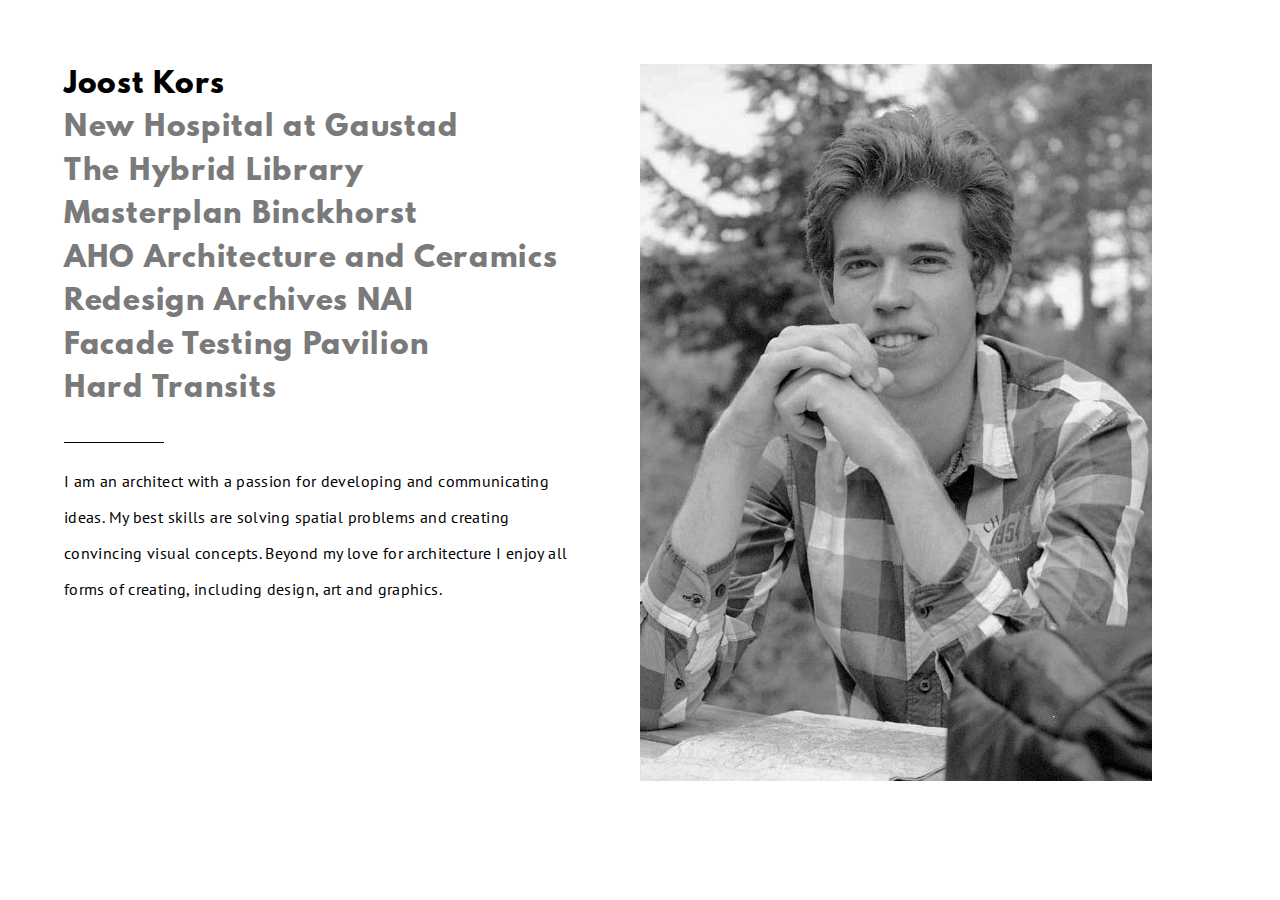
<file: index.html>
<!DOCTYPE html>
<html>

  <head>
    <title>Joost Kors</title>

    <link href="https://fonts.googleapis.com/css?family=PT+Sans" rel="stylesheet">

    <script src="jquery.js"></script>
    <script src="script.js" charset="utf-8"></script>
    <!-- META META -->
    <meta charset="utf-8">
    <meta name="viewport" content="width=device-width,initial-scale=1.0">
    <link rel="“canonical”" href="http://www.joostkors.com" />

    <!-- Google META -->
    <!-- Microdata markup added by Google Structured Data Markup Helper. -->
    <link rel="alternate" hreflang="en-us" href="alternateURL">
    <meta name="Description" content="I’m a recently graduated architect with a passion for communicating ideas. My best skills are solving spatial problems and creating convincing visual concepts. Beyond my love for architecture I enjoy all forms of creating, including design, art and graphics.">

    <!-- Facebook META -->
    <meta property="og:url" content="http://www.joostkors.com" />
    <meta property="og:title" content="Joost Kors" />
    <meta property="og:description" content="I’m a recently graduated architect with a passion for communicating ideas. My best skills are solving spatial problems and creating convincing visual concepts. Beyond my love for architecture I enjoy all forms of creating, including design, art and graphics." />
    <meta property="og:image" content="http://www.joostkors.com/img/ico/facebook.png" />
    <meta property='og:type' content="website">

    <!-- Twitter META -->
    <meta name="twitter:card" content="summary_large_image" />
    <meta name="twitter:site" content="" />
    <meta name="twitter:title" content="Joost Kors" />
    <meta name="twitter:description" content="I’m a recently graduated architect with a passion for communicating ideas. My best skills are solving spatial problems and creating convincing visual concepts. Beyond my love for architecture I enjoy all forms of creating, including design, art and graphics." />
    <meta name="twitter:image" content="http://www.joostkors.com/img/ico/twitter.png" />

    <!-- Favi -->
    <link rel="apple-touch-icon" sizes="57x57" href='img/ico/apple-icon-57x57.png'>
    <link rel="apple-touch-icon" sizes="60x60" href='img/ico/apple-icon-60x60.png'>
    <link rel="apple-touch-icon" sizes="72x72" href='img/ico/apple-icon-72x72.png'>
    <link rel="apple-touch-icon" sizes="76x76" href='img/ico/apple-icon-76x76.png'>
    <link rel="apple-touch-icon" sizes="114x114" href='img/ico/apple-icon-114x114.png'>
    <link rel="apple-touch-icon" sizes="120x120" href='img/ico/apple-icon-120x120.png'>
    <link rel="apple-touch-icon" sizes="144x144" href='img/ico/apple-icon-144x144.png'>
    <link rel="apple-touch-icon" sizes="152x152" href='img/ico/apple-icon-152x152.png'>
    <link rel="apple-touch-icon" sizes="180x180" href='img/ico/apple-icon-180x180.png'>
    <link rel="icon" type="image/png" sizes="192x192" href='img/ico/android-icon-192x192.png'>
    <link rel="icon" type="image/png" sizes="32x32" href='img/ico/favicon-32x32.png'>
    <link rel="icon" type="image/png" sizes="96x96" href='img/ico/favicon-96x96.png'>
    <link rel="icon" type="image/png" sizes="16x16" href='img/ico/favicon-16x16.png'>
    <meta name="msapplication-TileColor" content="#ffffff">
    <meta name="msapplication-TileImage" href='../../img/ico/ms-icon-144x144.png'>
    <meta name="theme-color" content="#ffffff">

    <link rel="stylesheet" href="style.css" media="screen" title="no title">

  </head>

  <body>
    <div class="left">
      <div class="titles">
        <a href="">
          <h1 id="joost" class="black">Joost Kors</h1>
        </a>
        <a href="case/New-Hospital-at-Gaustad">
          <h1 id="hospital">New Hospital at Gaustad</h1>
        </a>
        <a href="case/The-Hybrid-Library">
          <h1 id="hybrid">The Hybrid Library</h1>
        </a>
        <a href="case/Masterplan-Binckhorst">
          <h1 id="binckhorst">Masterplan Binckhorst</h1>
        </a>
        <a href="case/Architecture-and-Ceramics">
          <h1 id="aho">AHO Architecture and Ceramics</h1>
        </a>
        <a href="case/Archives-NAI">
          <h1 id="nai">Redesign Archives NAI</h1>
        </a>
        <a href="case/Facade-Testing-Pavilion">
          <h1 id="pavilion">Facade Testing Pavilion</h1>
        </a>
        <a href="case/Hard-Transits">
          <h1 id="transits">Hard Transits</h1>
        </a>








      </div>
      <div class="section_line"></div>
      <div class="about">

        <p class="paragraph"></p>
      </div>
    </div>

    <div class="right">
      <img src="" class="project_img" alt="">
    </div>

    <!-- <div class="list_projects">
      <a id="all_projects_url" href="#">See all projects   <img class="arrow"src="img/ico/down.svg" alt=""></a>
      <div class="all_projects">

        <div class="column">
          <a href="">
            <h2 id="binck">De Binckhorst</h2>

            <p>2011 / The Hague / Housing / 2000 m2</p>
          </a>
        </div>

        <div class="column">
          <a href="">
            <h2 id="binck">De Binckhorst</h2>

            <p>2011 / The Hague / Housing / 2000 m2</p>
          </a>
        </div>

        <div class="column">
          <a href="">
            <h2 id="binck">De Binckhorst</h2>

            <p>2011 / The Hague / Housing / 2000 m2</p>
          </a>
        </div>


        <div class="column">
          <a href="">
            <h2 id="binck">De Binckhorst</h2>

            <p>2011 / The Hague / Housing / 2000 m2</p>
          </a>
        </div>

        <div class="column">
          <a href="">
            <h2 id="binck">De Binckhorst</h2>

            <p>2011 / The Hague / Housing / 2000 m2</p>
          </a>
        </div>

        <div class="column">
          <a href="">
            <h2 id="binck">De Binckhorst</h2>

            <p>2011 / The Hague / Housing / 2000 m2</p>
          </a>
        </div>



        <div class="column">
          <a href="">
            <h2 id="binck">De Binckhorst</h2>

            <p>2011 / The Hague / Housing / 2000 m2</p>
          </a>
        </div>

        <div class="column">
          <a href="">
            <h2 id="binck">De Binckhorst</h2>

            <p>2011 / The Hague / Housing / 2000 m2</p>
          </a>
        </div>

        <div class="column">
          <a href="">
            <h2 id="binck">De Binckhorst</h2>

            <p>2011 / The Hague / Housing / 2000 m2</p>
          </a>
        </div>


      </div>
    </div> -->
  </body>

</html>
</file>
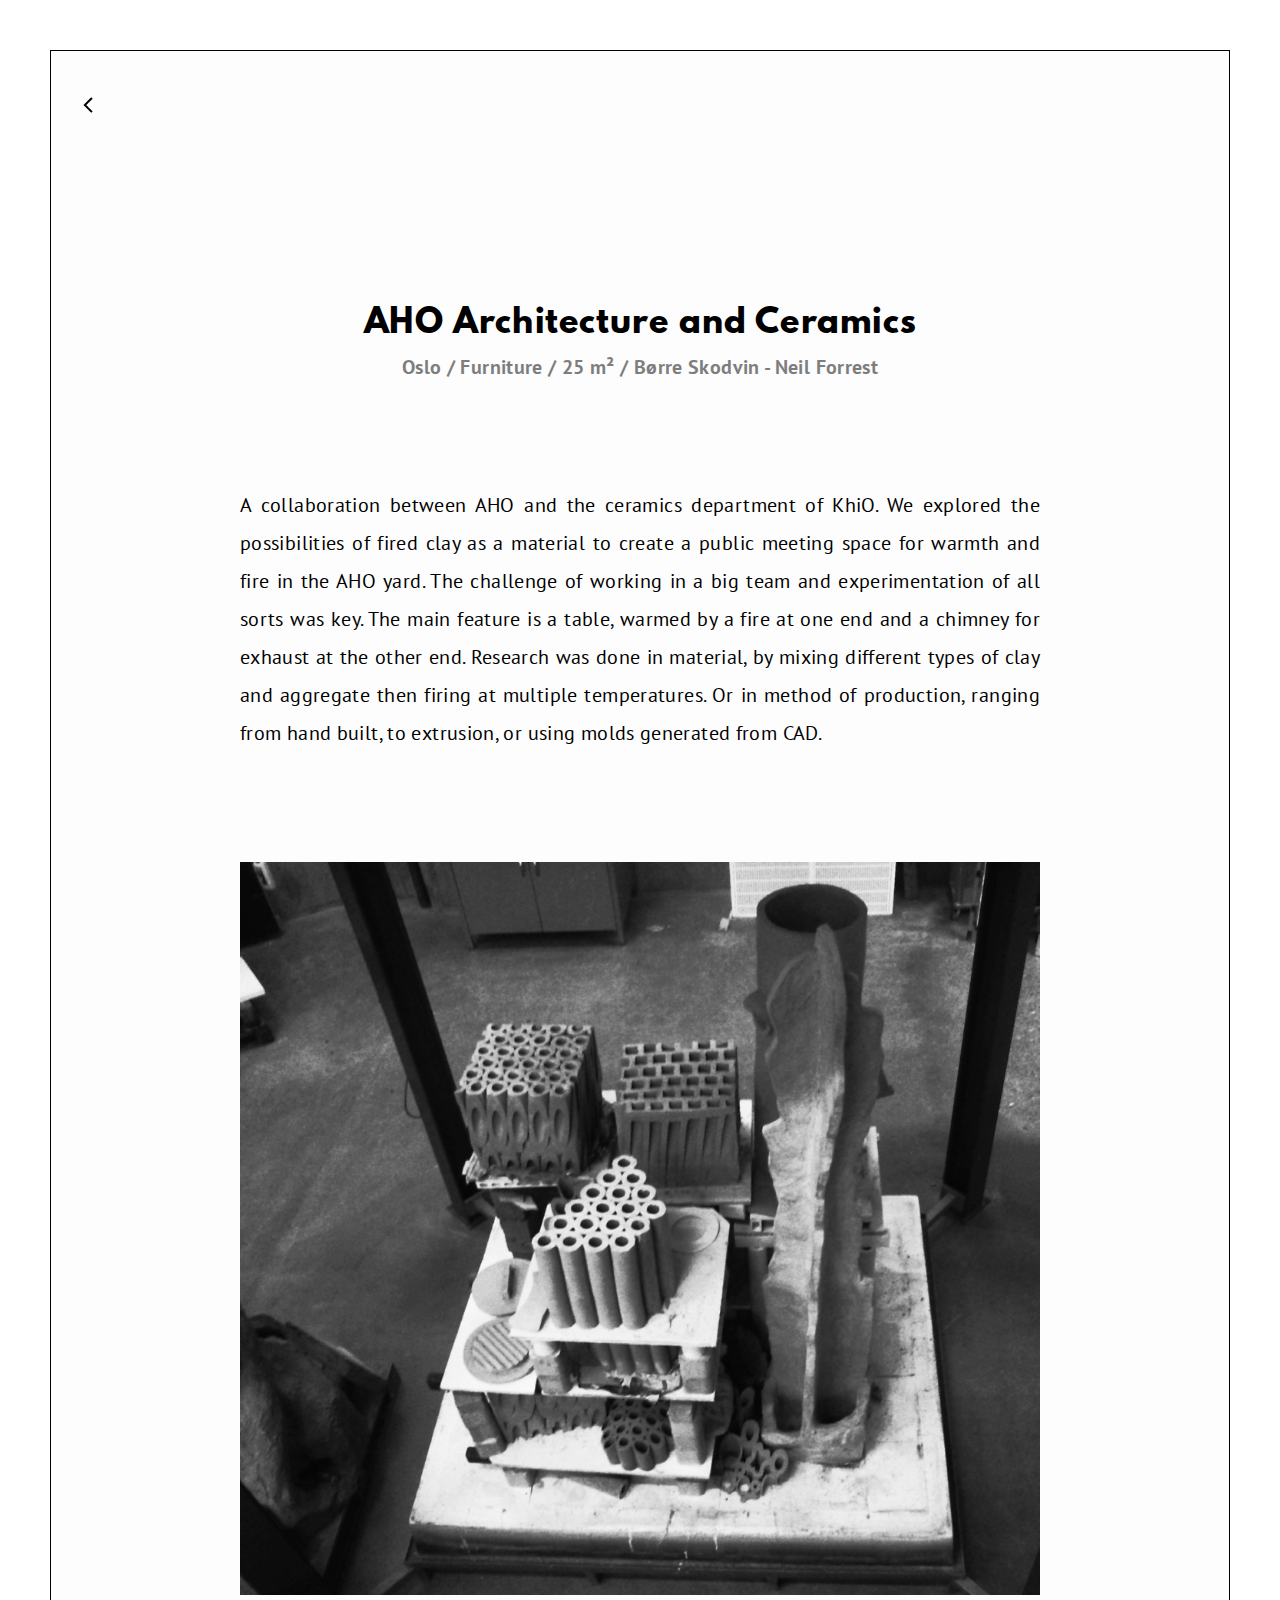
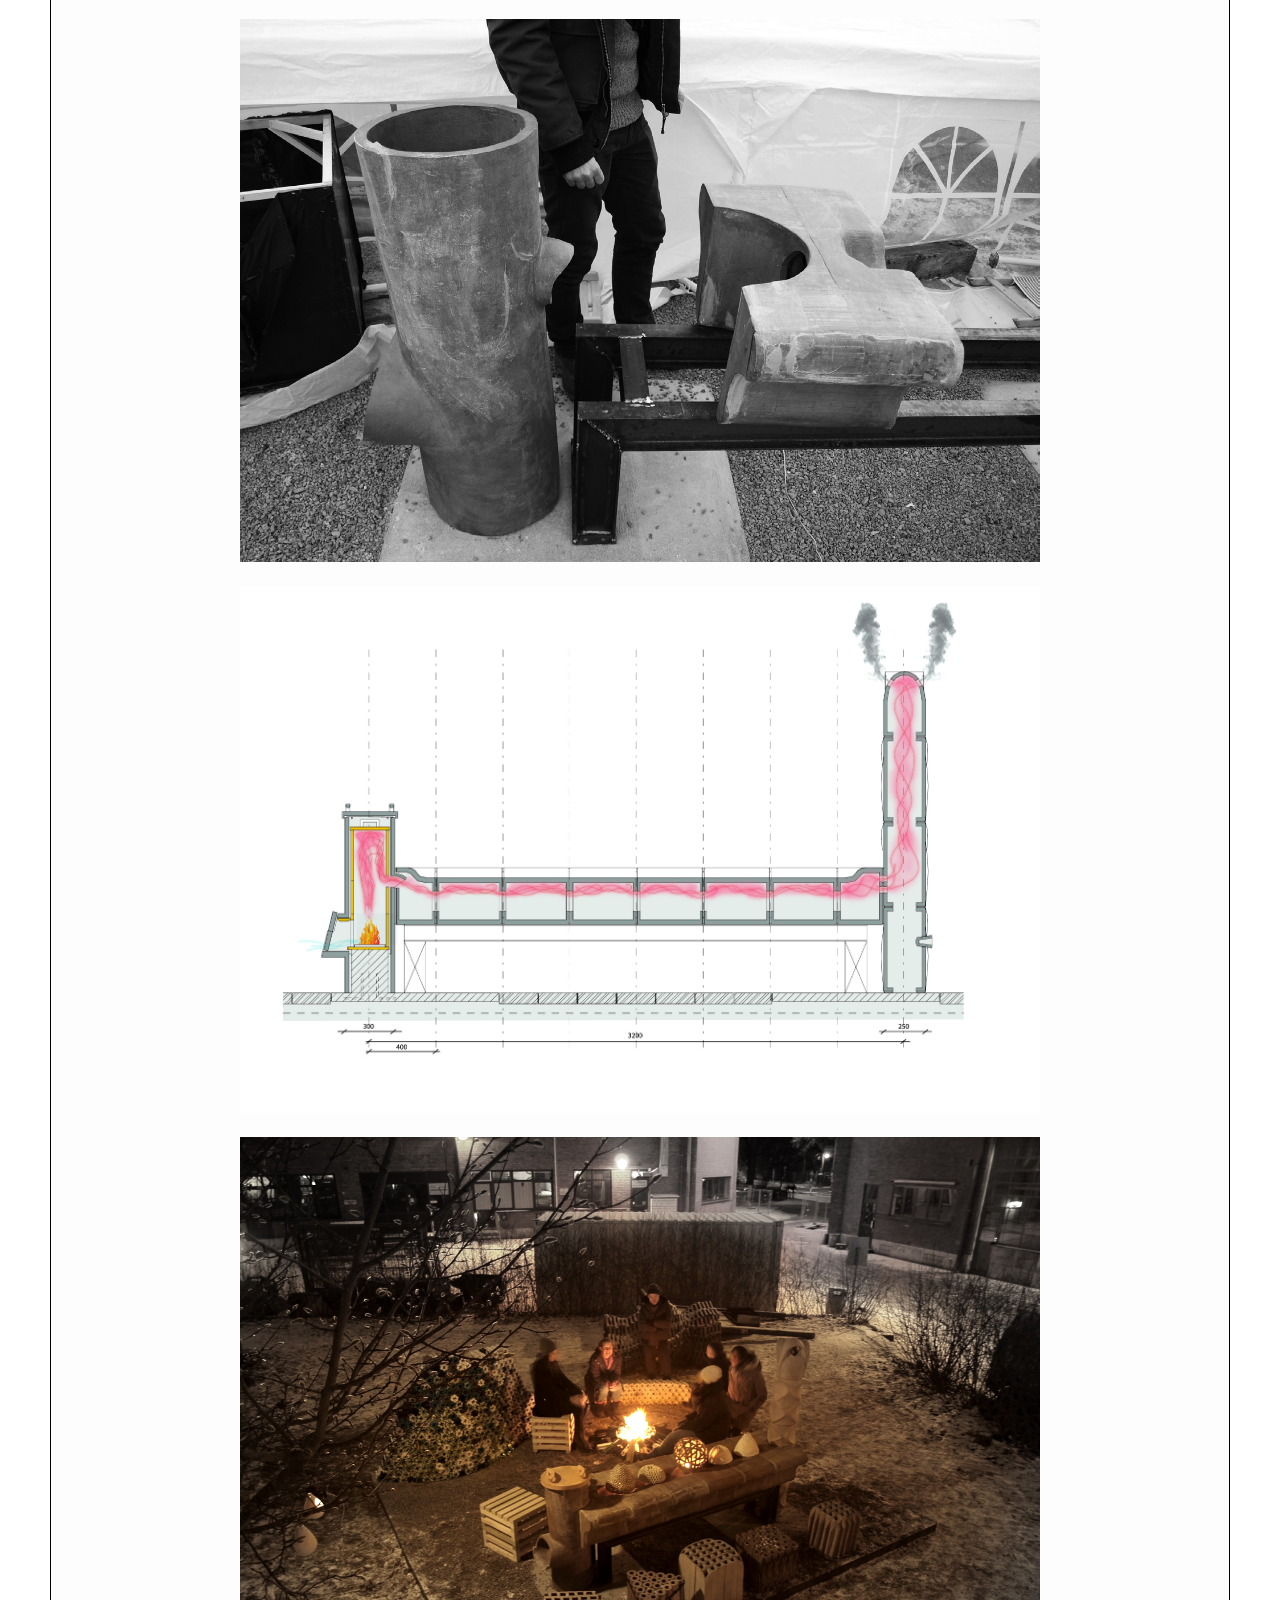
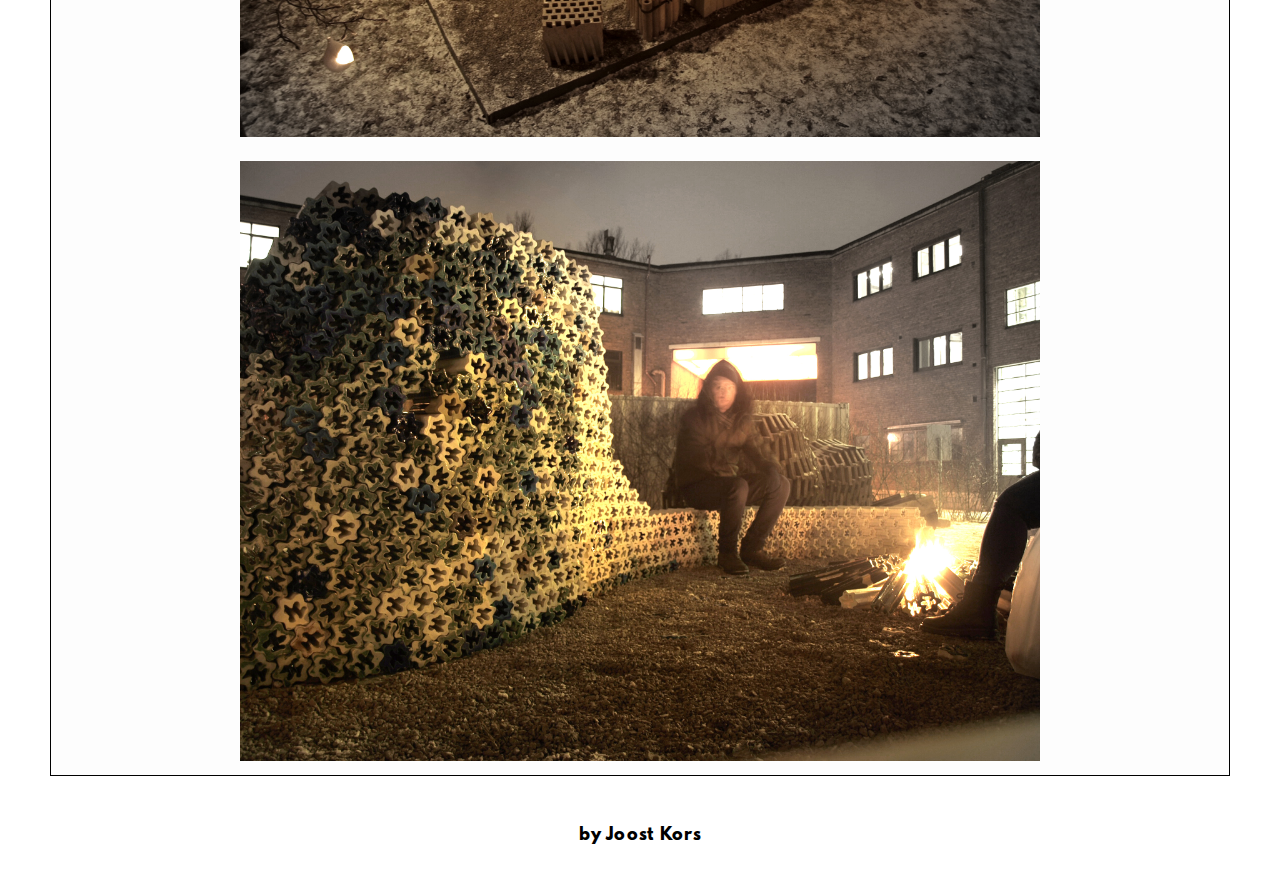
<file: case/Architecture-and-Ceramics/index.html>
<!DOCTYPE html>
<html>

  <head>
    <title>AHO Architecture and Ceramics | Joost Kors</title>

    <link href="https://fonts.googleapis.com/css?family=PT+Sans" rel="stylesheet">

    <script src="../../jquery.js"></script>
    <script src="../../script.js" charset="utf-8"></script>

    <!-- stefkors.com -->
    <!-- META META -->
    <meta charset="utf-8">
    <meta name="viewport" content="width=device-width,initial-scale=1.0">
    <link rel="“canonical”" href="http://www.joostkors.com" />

    <!-- Google META -->
    <!-- Microdata markup added by Google Structured Data Markup Helper. -->
    <link rel="alternate" hreflang="en-us" href="alternateURL">
    <meta name="Description" content="A collaboration between AHO and the ceramics department of KhiO. We explored the possibilities of fired clay as a material to create a public meeting space for warmth and fire in the AHO yard. The challenge of working in a big team and experimentation of all sorts was key. The main feature is a table, warmed by a fire at one end and a chimney for exhaust at the other end. Research was done in material, by mixing different types of clay and aggregate then firing at multiple temperatures. Or in method of production, ranging from hand built, to extrusion, or using molds generated from CAD.">

    <!-- Facebook META -->
    <meta property="og:url" content="http://www.joostkors.com" />
    <meta property="og:title" content="AHO Architecture and Ceramics" />
    <meta property="og:description" content="A collaboration between AHO and the ceramics department of KhiO. We explored the possibilities of fired clay as a material to create a public meeting space for warmth and fire in the AHO yard. The challenge of working in a big team and experimentation of all sorts was key. The main feature is a table, warmed by a fire at one end and a chimney for exhaust at the other end. Research was done in material, by mixing different types of clay and aggregate then firing at multiple temperatures. Or in method of production, ranging from hand built, to extrusion, or using molds generated from CAD." />
    <meta property="og:image" content="http://www.joostkors.com/img/ico/facebook.png" />
    <meta property='og:type' content="website">

    <!-- Twitter META -->
    <meta name="twitter:card" content="summary_large_image" />
    <meta name="twitter:site" content="" />
    <meta name="twitter:title" content="AHO Architecture and Ceramics" />
    <meta name="twitter:description" content="A collaboration between AHO and the ceramics department of KhiO. We explored the possibilities of fired clay as a material to create a public meeting space for warmth and fire in the AHO yard. The challenge of working in a big team and experimentation of all sorts was key. The main feature is a table, warmed by a fire at one end and a chimney for exhaust at the other end. Research was done in material, by mixing different types of clay and aggregate then firing at multiple temperatures. Or in method of production, ranging from hand built, to extrusion, or using molds generated from CAD." />
    <meta name="twitter:image" content="http://www.joostkors.com/img/ico/twitter.png" />

    <link rel="stylesheet" href="../../style.css" media="screen" title="no title">
    <link rel="stylesheet" href="../../project_style.css" media="screen" title="no title">

    <!-- Favi -->
    <link rel="apple-touch-icon" sizes="57x57" href='../../img/ico/apple-icon-57x57.png'>
    <link rel="apple-touch-icon" sizes="60x60" href='../../img/ico/apple-icon-60x60.png'>
    <link rel="apple-touch-icon" sizes="72x72" href='../../img/ico/apple-icon-72x72.png'>
    <link rel="apple-touch-icon" sizes="76x76" href='../../img/ico/apple-icon-76x76.png'>
    <link rel="apple-touch-icon" sizes="114x114" href='../../img/ico/apple-icon-114x114.png'>
    <link rel="apple-touch-icon" sizes="120x120" href='../../img/ico/apple-icon-120x120.png'>
    <link rel="apple-touch-icon" sizes="144x144" href='../../img/ico/apple-icon-144x144.png'>
    <link rel="apple-touch-icon" sizes="152x152" href='../../img/ico/apple-icon-152x152.png'>
    <link rel="apple-touch-icon" sizes="180x180" href='../../img/ico/apple-icon-180x180.png'>
    <link rel="icon" type="image/png" sizes="192x192" href='../../img/ico/android-icon-192x192.png'>
    <link rel="icon" type="image/png" sizes="32x32" href='../../img/ico/favicon-32x32.png'>
    <link rel="icon" type="image/png" sizes="96x96" href='../../img/ico/favicon-96x96.png'>
    <link rel="icon" type="image/png" sizes="16x16" href='../../img/ico/favicon-16x16.png'>
    <meta name="msapplication-TileColor" content="#ffffff">
    <meta name="msapplication-TileImage" href='../../img/ico/ms-icon-144x144.png'>
    <meta name="theme-color" content="#ffffff">

  </head>

  <body>
    <a href="../../"><img id="back" src="../../img/ico/down.svg" alt=""></a>
    <article class="">
      <section>
        <h1>AHO Architecture and Ceramics</h1>
        <h3>Oslo / Furniture / 25 m&#178; / Børre Skodvin - Neil Forrest</h3>

        <p>A collaboration between AHO and the ceramics department of KhiO. We explored the possibilities of fired clay as a material to create a public meeting space for warmth and fire in the AHO yard. The challenge of working in a big team and experimentation of all sorts was key. The main feature is a table, warmed by a fire at one end and a chimney for exhaust at the other end. Research was done in material, by mixing different types of clay and aggregate then firing at multiple temperatures. Or in method of production, ranging from hand built, to extrusion, or using molds generated from CAD.</p>

        <img src="img/1.jpg" alt="">
        <img src="img/15.jpg" alt="">
        <img src="img/cross%20section.jpg" alt="">
        <img src="img/Final_1_C093732.jpg" alt="">
        <img src="img/Final.jpg" alt="">
      </section>
    </article>

    <footer>by Joost Kors</footer>
  </body>

</html>
</file>
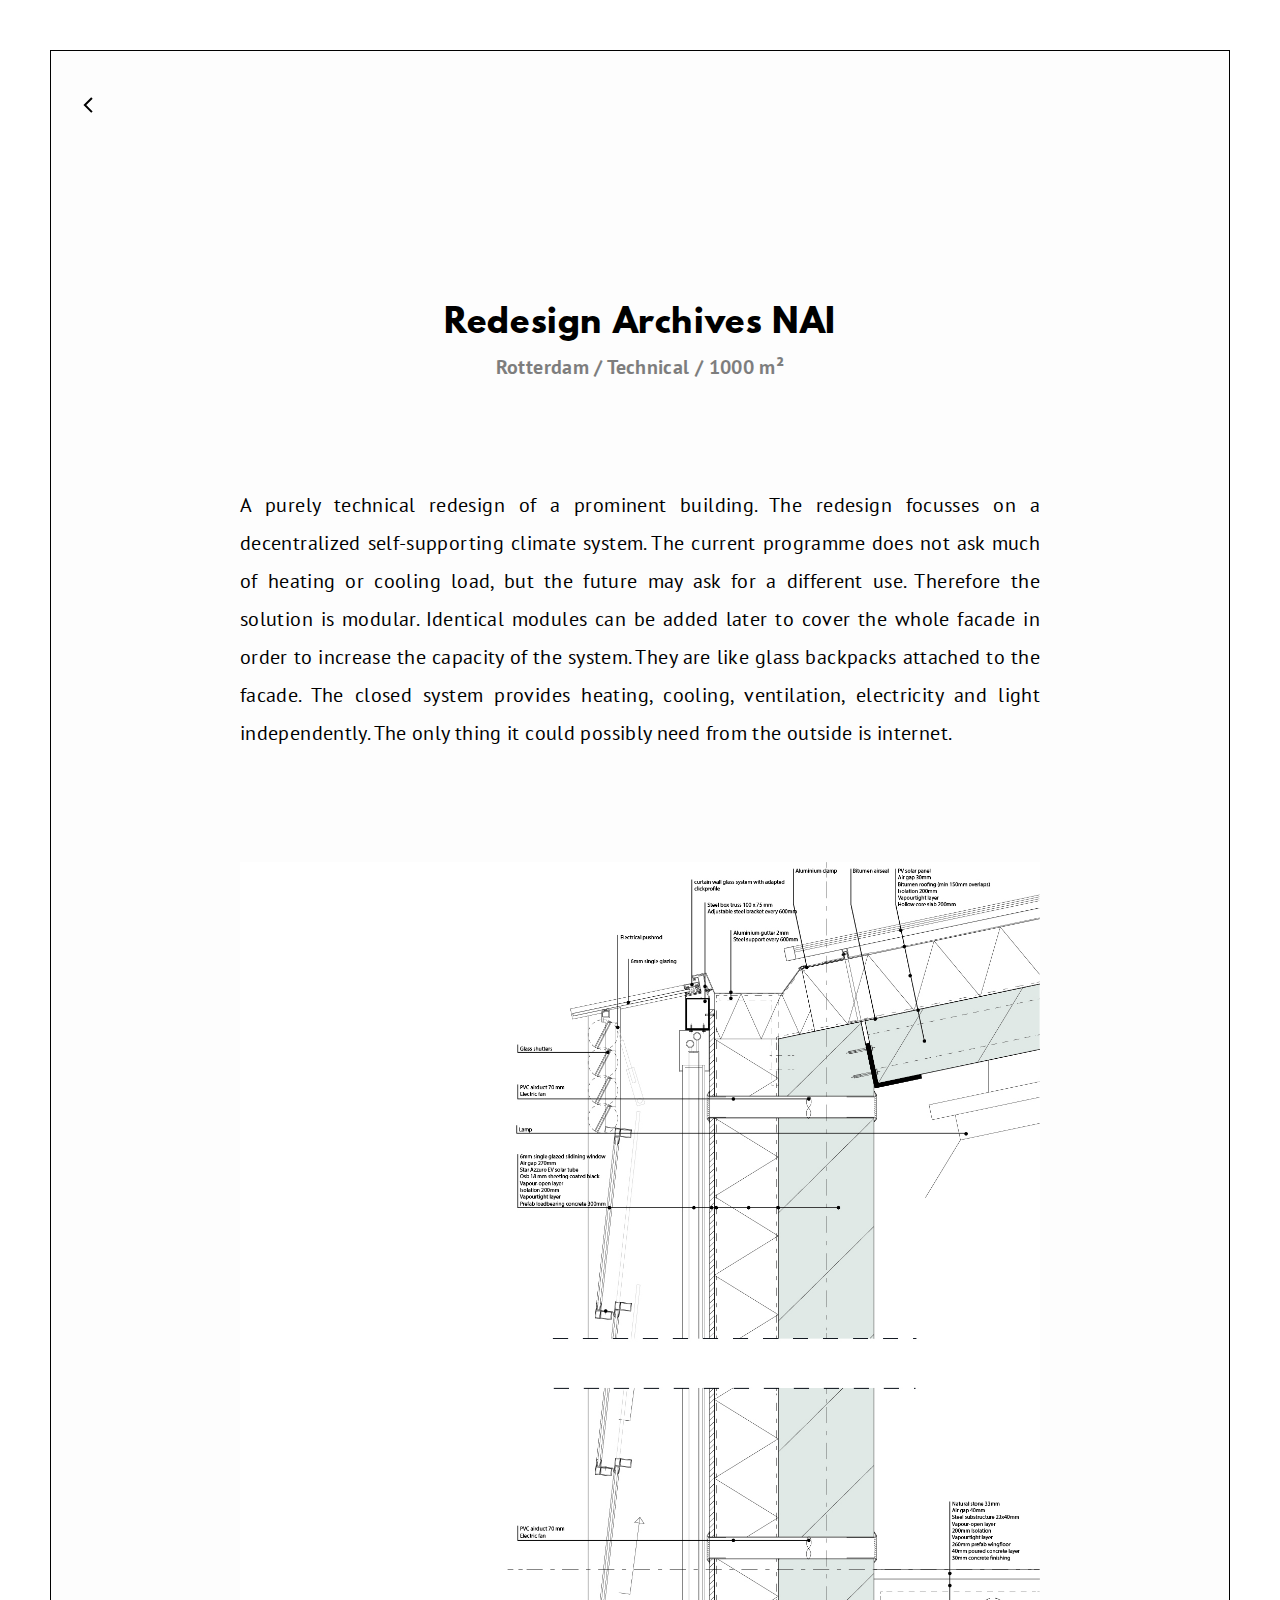
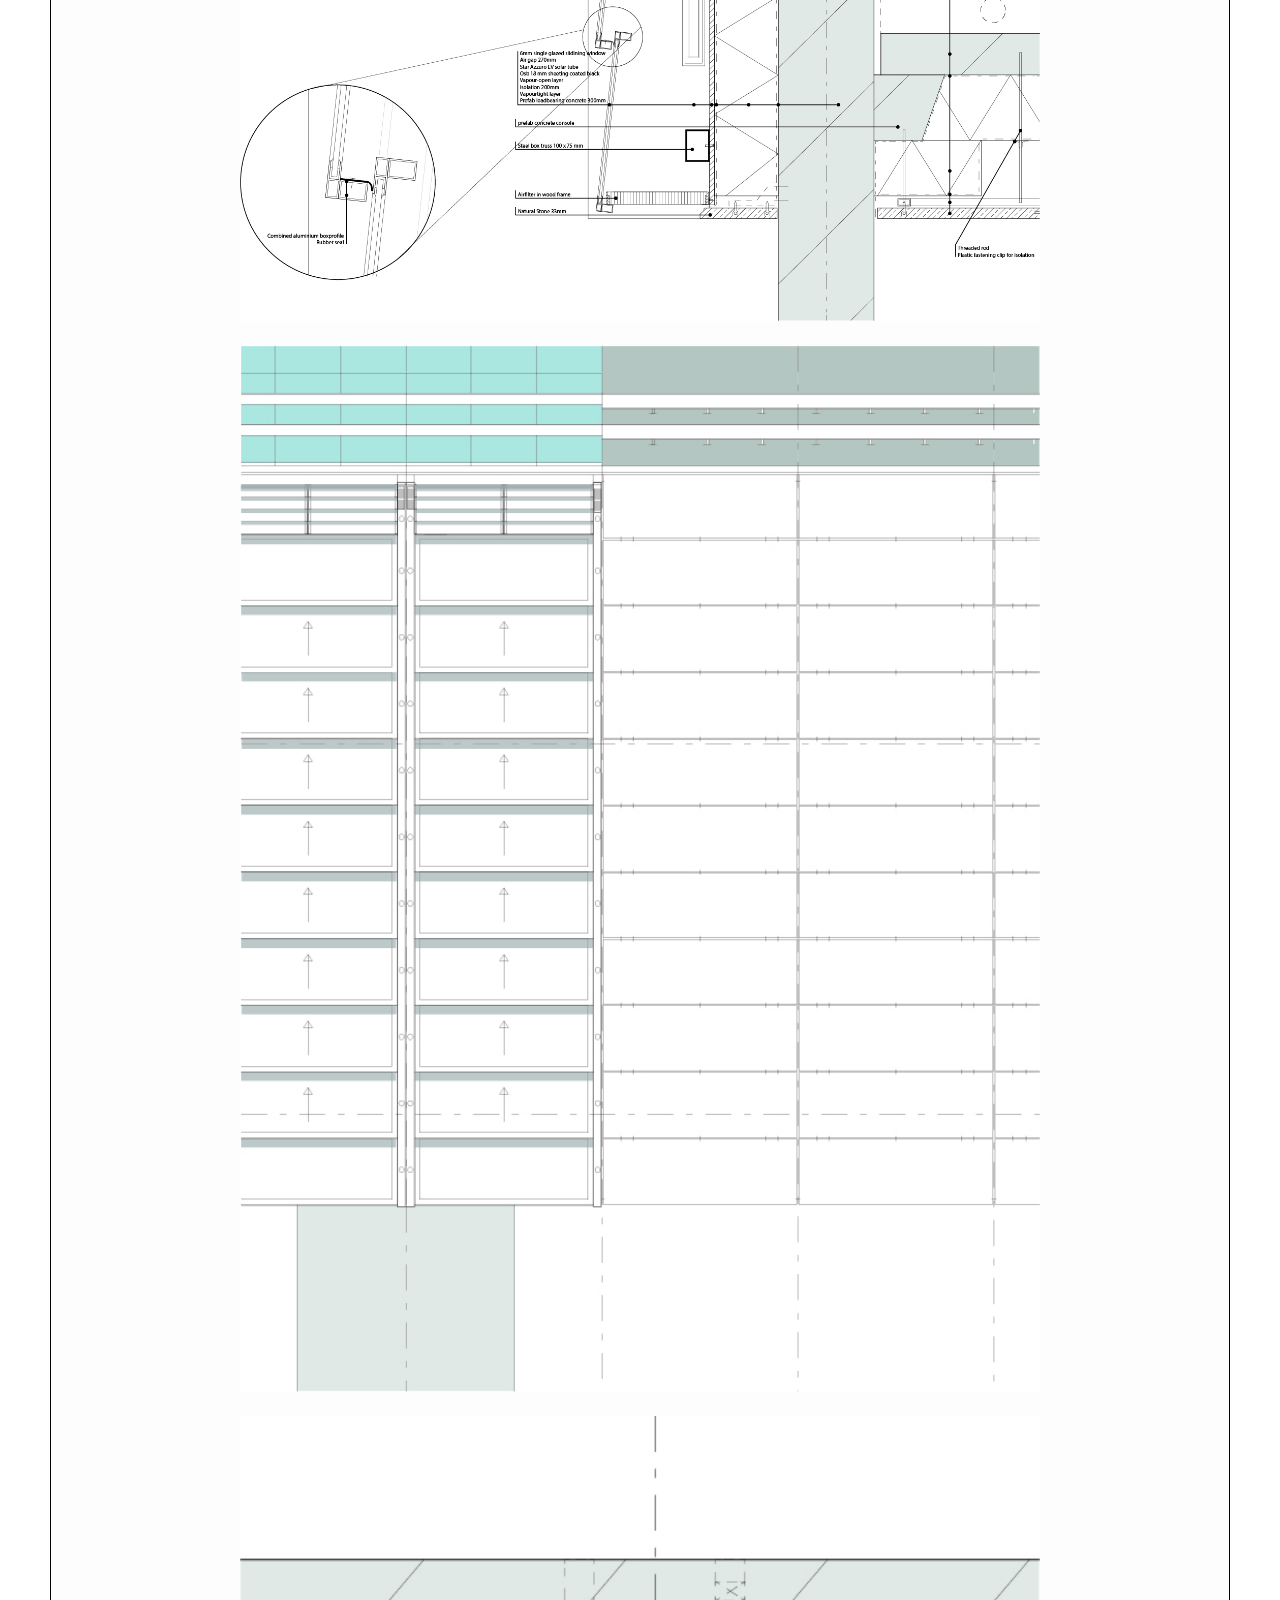
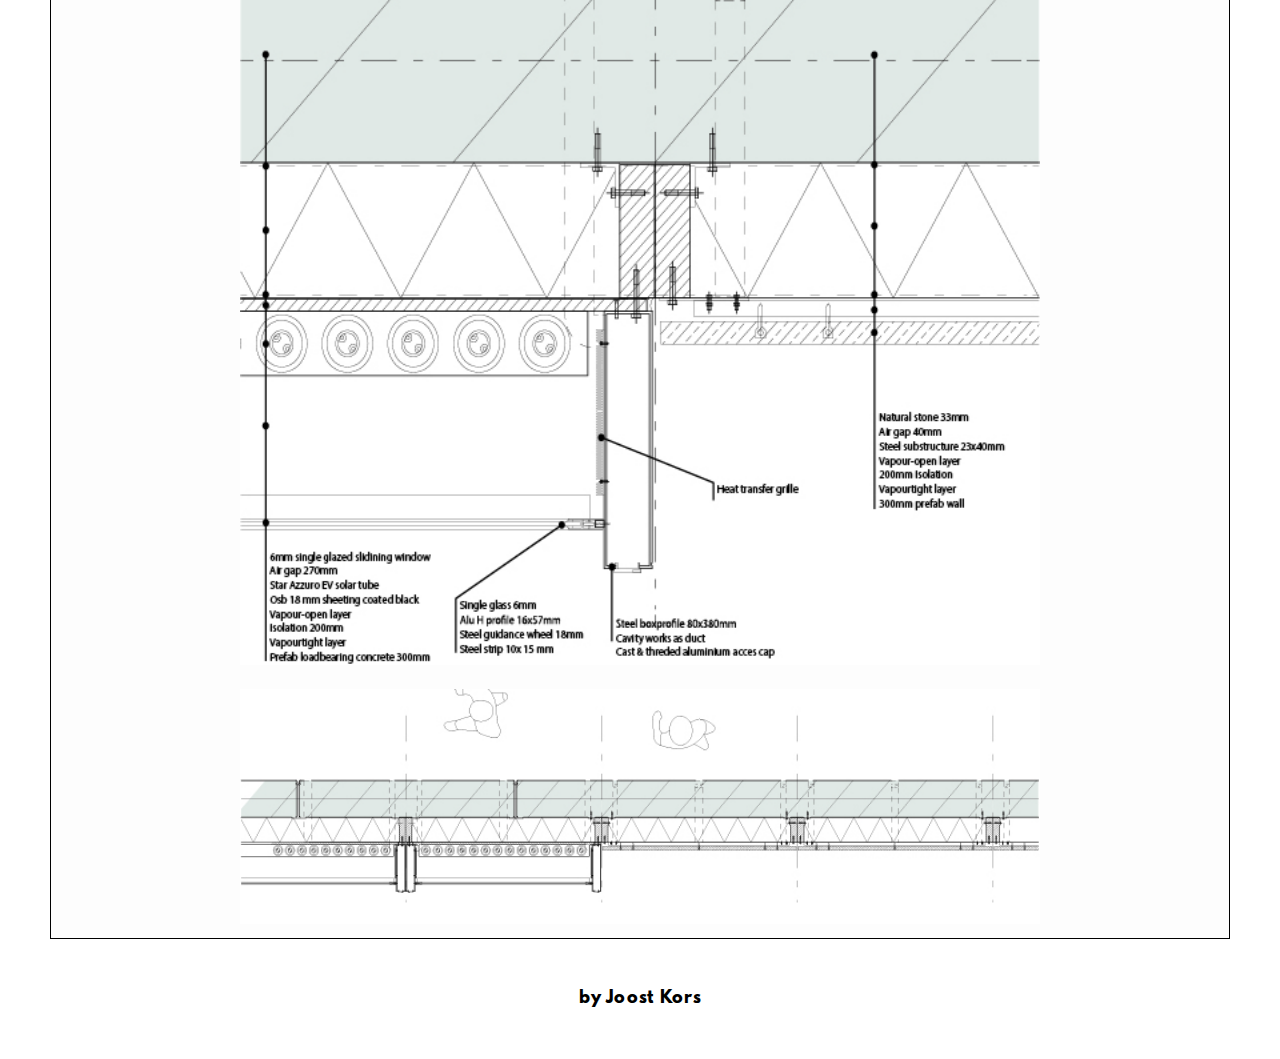
<file: case/Archives-NAI/index.html>
<!DOCTYPE html>
<html>

  <head>
    <title>Redesign Archives NAI | Joost Kors</title>

    <link href="https://fonts.googleapis.com/css?family=PT+Sans" rel="stylesheet">

    <script src="../../jquery.js"></script>
    <script src="../../script.js" charset="utf-8"></script>

    <!-- stefkors.com -->
    <!-- META META -->
    <meta charset="utf-8">
    <meta name="viewport" content="width=device-width,initial-scale=1.0">
    <link rel="“canonical”" href="http://www.joostkors.com" />

    <!-- Google META -->
    <!-- Microdata markup added by Google Structured Data Markup Helper. -->
    <link rel="alternate" hreflang="en-us" href="alternateURL">
    <meta name="Description" content="A purely technical redesign of a prominent building. The redesign focusses on a decentralized self-supporting climate system. The current programme does not ask much of heating or cooling load, but the future may ask for a different use. Therefore the solution is modular. Identical modules can be added later to cover the whole facade in order to increase the capacity of the system. They are like glass backpacks attached to the facade. The closed system provides heating, cooling, ventilation, electricity and light independently. The only thing it could possibly need from the outside is internet.">

    <!-- Facebook META -->
    <meta property="og:url" content="http://www.joostkors.com" />
    <meta property="og:title" content="Redesign Archives NAI" />
    <meta property="og:description" content="A purely technical redesign of a prominent building. The redesign focusses on a decentralized self-supporting climate system. The current programme does not ask much of heating or cooling load, but the future may ask for a different use. Therefore the solution is modular. Identical modules can be added later to cover the whole facade in order to increase the capacity of the system. They are like glass backpacks attached to the facade. The closed system provides heating, cooling, ventilation, electricity and light independently. The only thing it could possibly need from the outside is internet." />
    <meta property="og:image" content="http://www.joostkors.com/img/ico/facebook.png" />
    <meta property='og:type' content="website">

    <!-- Twitter META -->
    <meta name="twitter:card" content="summary_large_image" />
    <meta name="twitter:site" content="" />
    <meta name="twitter:title" content="Redesign Archives NAI" />
    <meta name="twitter:description" content="A purely technical redesign of a prominent building. The redesign focusses on a decentralized self-supporting climate system. The current programme does not ask much of heating or cooling load, but the future may ask for a different use. Therefore the solution is modular. Identical modules can be added later to cover the whole facade in order to increase the capacity of the system. They are like glass backpacks attached to the facade. The closed system provides heating, cooling, ventilation, electricity and light independently. The only thing it could possibly need from the outside is internet." />
    <meta name="twitter:image" content="http://www.joostkors.com/img/ico/twitter.png" />

    <link rel="stylesheet" href="../../style.css" media="screen" title="no title">
    <link rel="stylesheet" href="../../project_style.css" media="screen" title="no title">

    <!-- Favi -->
    <link rel="apple-touch-icon" sizes="57x57" href='../../img/ico/apple-icon-57x57.png'>
    <link rel="apple-touch-icon" sizes="60x60" href='../../img/ico/apple-icon-60x60.png'>
    <link rel="apple-touch-icon" sizes="72x72" href='../../img/ico/apple-icon-72x72.png'>
    <link rel="apple-touch-icon" sizes="76x76" href='../../img/ico/apple-icon-76x76.png'>
    <link rel="apple-touch-icon" sizes="114x114" href='../../img/ico/apple-icon-114x114.png'>
    <link rel="apple-touch-icon" sizes="120x120" href='../../img/ico/apple-icon-120x120.png'>
    <link rel="apple-touch-icon" sizes="144x144" href='../../img/ico/apple-icon-144x144.png'>
    <link rel="apple-touch-icon" sizes="152x152" href='../../img/ico/apple-icon-152x152.png'>
    <link rel="apple-touch-icon" sizes="180x180" href='../../img/ico/apple-icon-180x180.png'>
    <link rel="icon" type="image/png" sizes="192x192" href='../../img/ico/android-icon-192x192.png'>
    <link rel="icon" type="image/png" sizes="32x32" href='../../img/ico/favicon-32x32.png'>
    <link rel="icon" type="image/png" sizes="96x96" href='../../img/ico/favicon-96x96.png'>
    <link rel="icon" type="image/png" sizes="16x16" href='../../img/ico/favicon-16x16.png'>
    <meta name="msapplication-TileColor" content="#ffffff">
    <meta name="msapplication-TileImage" href='../../img/ico/ms-icon-144x144.png'>
    <meta name="theme-color" content="#ffffff">

  </head>

  <body>
    <a href="../../"><img id="back" src="../../img/ico/down.svg" alt=""></a>
    <article class="">
      <section>
        <h1>Redesign Archives NAI</h1>
        <h3>Rotterdam / Technical / 1000 m&#178;</h3>

        <p>A purely technical redesign of a prominent building. The redesign focusses on a decentralized self-supporting climate system. The current programme does not ask much of heating or cooling load, but the future may ask for a different use. Therefore the solution is modular. Identical modules can be added later to cover the whole facade in order to increase the capacity of the system. They are like glass backpacks attached to the facade. The closed system provides heating, cooling, ventilation, electricity and light independently. The only thing it could possibly need from the outside is internet.</p>

        <img src="img/detail%201-5.jpg" alt="">
        <img src="img/facade%201-20.jpg" alt="">
        <img src="img/other%20detail%201-5.jpg" alt="">
        <img src="img/plan%201-20.jpg" alt="">
      </section>
    </article>

    <footer>by Joost Kors</footer>
  </body>

</html>
</file>
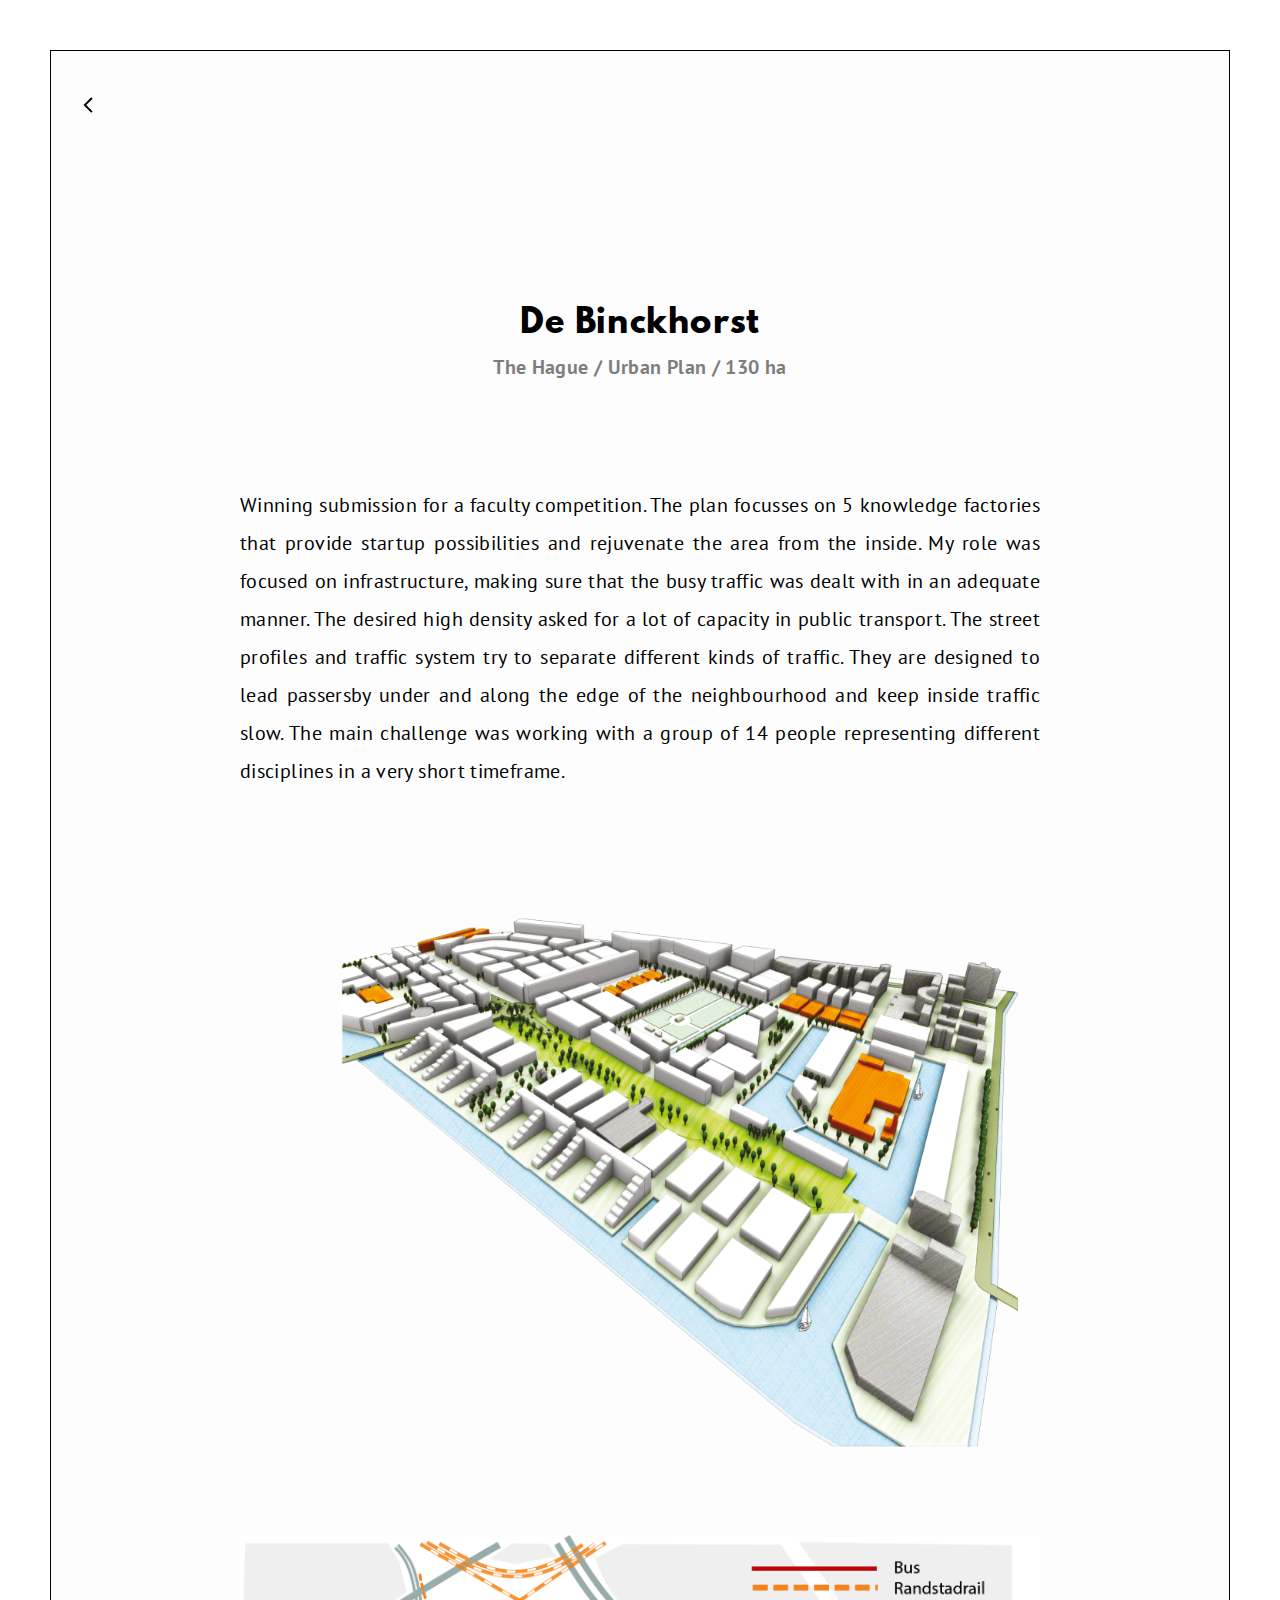
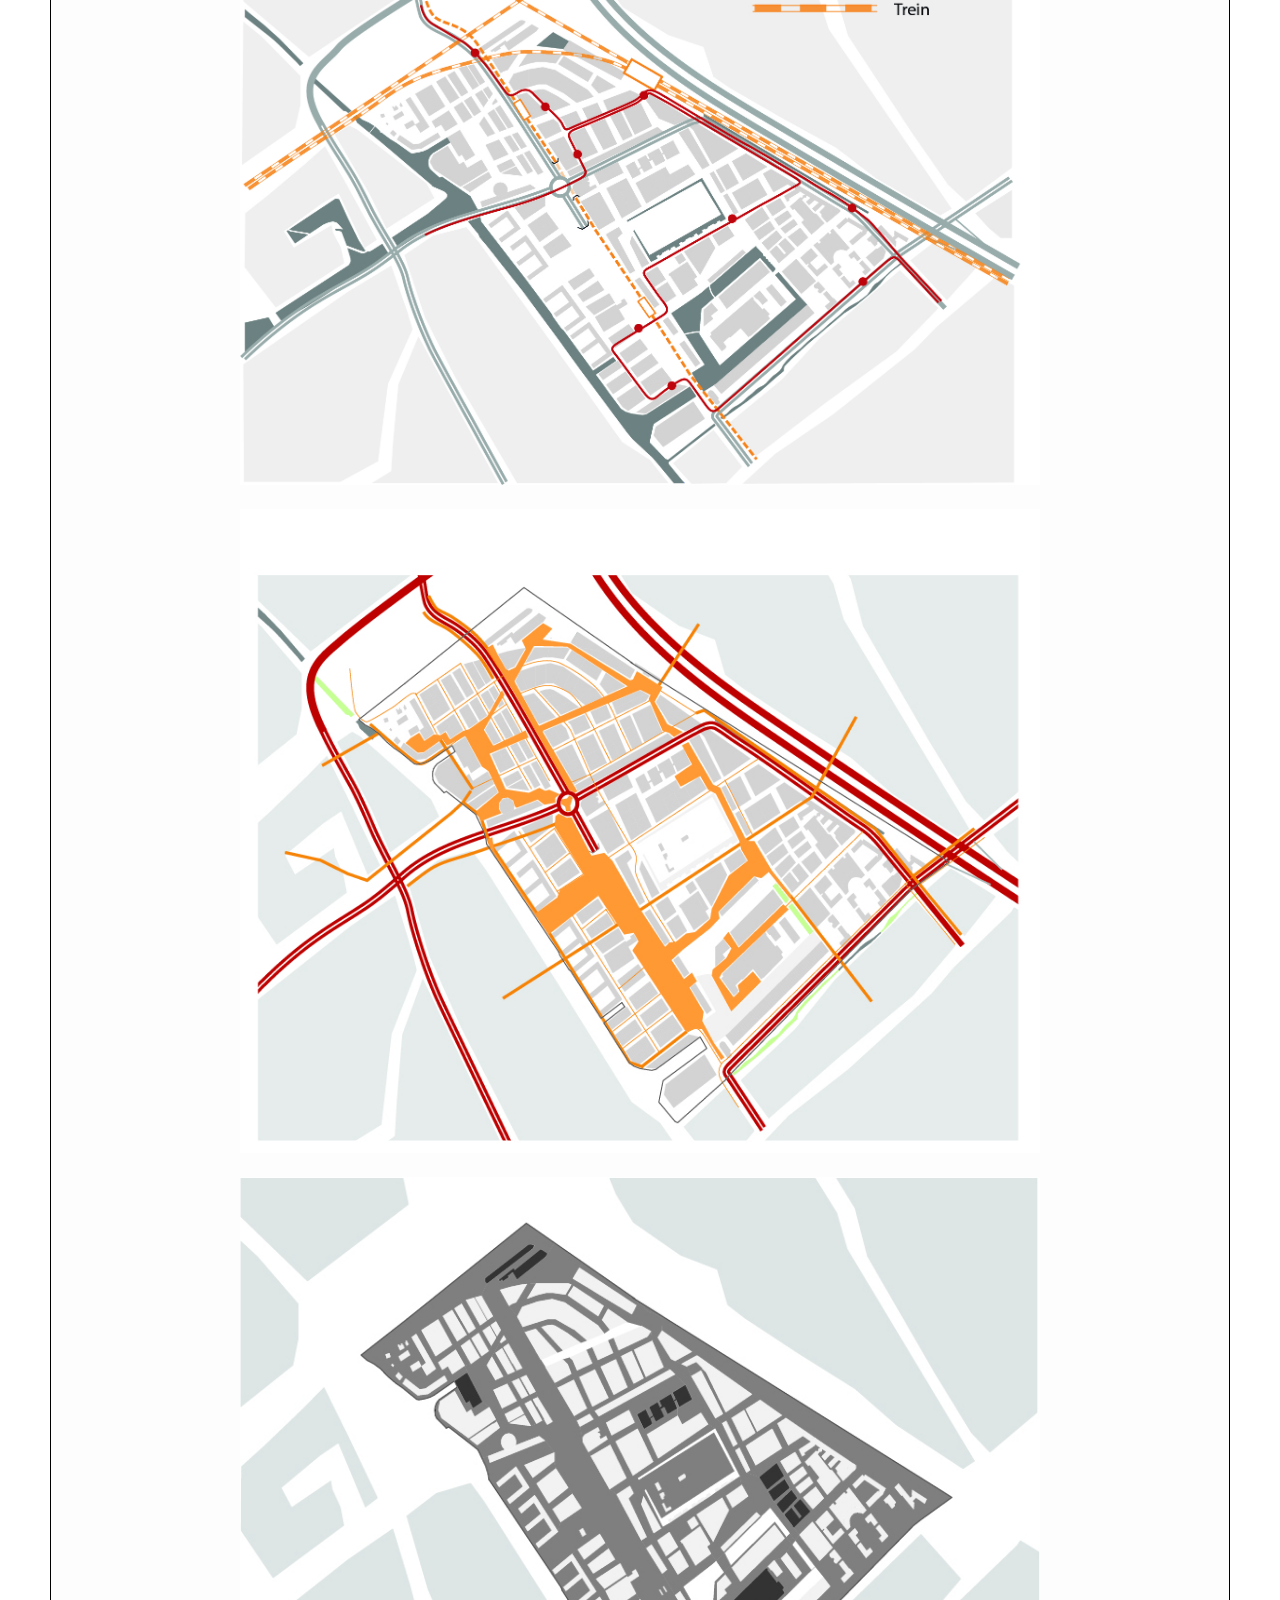
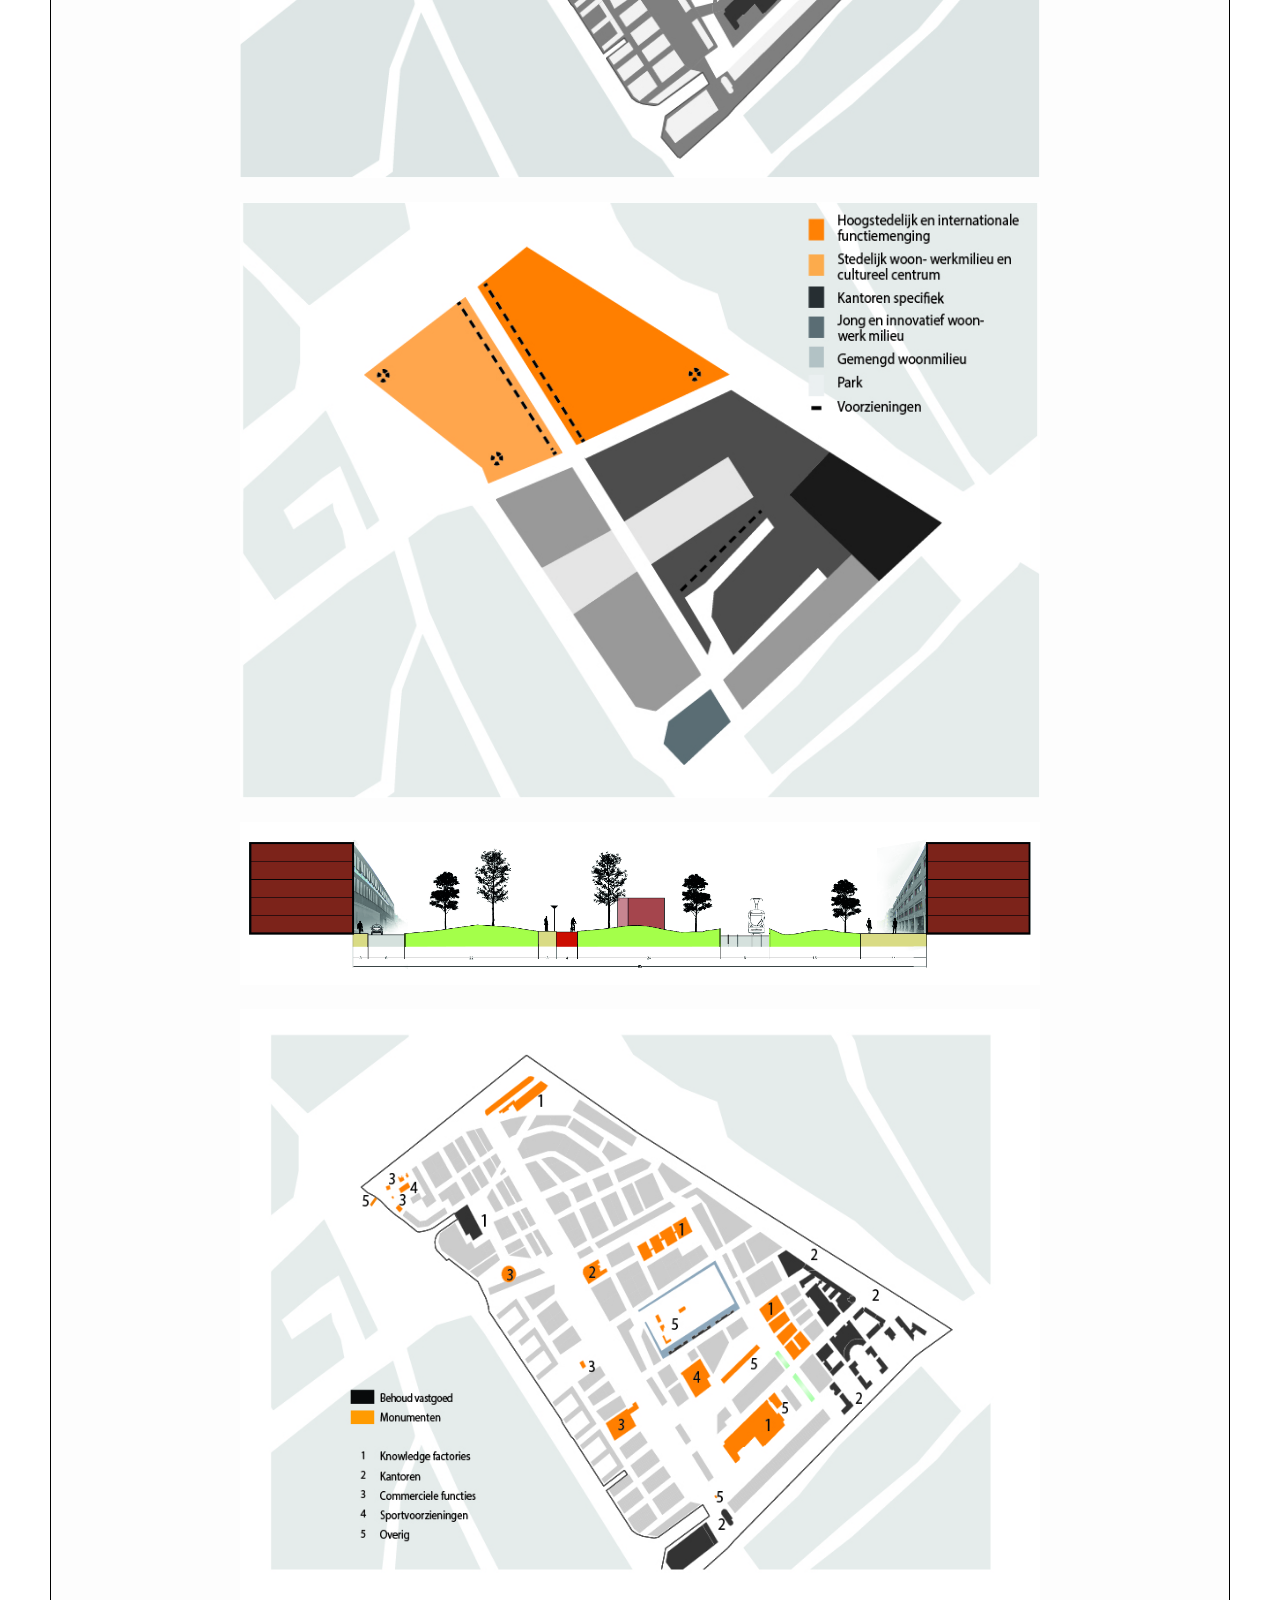
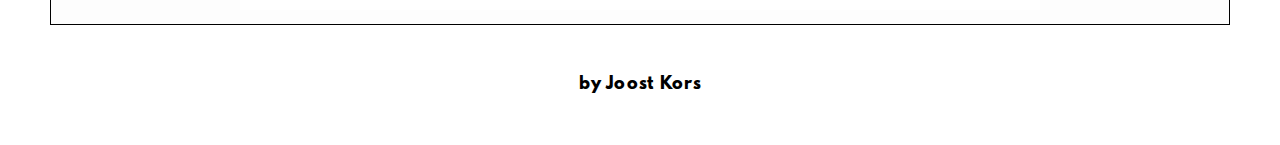
<file: case/Masterplan-Binckhorst/index.html>
<!DOCTYPE html>
<html>

  <head>
    <title>De Binckhorst | Joost Kors</title>

    <link href="https://fonts.googleapis.com/css?family=PT+Sans" rel="stylesheet">

    <script src="../../jquery.js"></script>
    <script src="../../script.js" charset="utf-8"></script>

    <!-- stefkors.com -->
    <!-- META META -->
    <meta charset="utf-8">
    <meta name="viewport" content="width=device-width,initial-scale=1.0">
    <link rel="“canonical”" href="http://www.joostkors.com" />

    <!-- Google META -->
    <!-- Microdata markup added by Google Structured Data Markup Helper. -->
    <link rel="alternate" hreflang="en-us" href="alternateURL">
    <meta name="Description" content="Winning submission for a faculty competition. The plan focusses on 5 knowledge factories that provide startup possibilities and rejuvenate the area from the inside. My role was focused on infrastructure, making sure that the busy traffic was dealt with in an adequate manner. The desired high density asked for a lot of capacity in public transport. The street profiles and traffic system try to separate different kinds of traffic. They are designed to lead passersby under and along the edge of the neighbourhood and keep inside traffic slow. The main challenge was working with a group of 14 people representing different disciplines in a very short timeframe.">

    <!-- Facebook META -->
    <meta property="og:url" content="http://www.joostkors.com" />
    <meta property="og:title" content="De Binckhorst" />
    <meta property="og:description" content="Winning submission for a faculty competition. The plan focusses on 5 knowledge factories that provide startup possibilities and rejuvenate the area from the inside. My role was focused on infrastructure, making sure that the busy traffic was dealt with in an adequate manner. The desired high density asked for a lot of capacity in public transport. The street profiles and traffic system try to separate different kinds of traffic. They are designed to lead passersby under and along the edge of the neighbourhood and keep inside traffic slow. The main challenge was working with a group of 14 people representing different disciplines in a very short timeframe." />
    <meta property="og:image" content="http://www.joostkors.com/img/ico/facebook.png" />
    <meta property='og:type' content="website">

    <!-- Twitter META -->
    <meta name="twitter:card" content="summary_large_image" />
    <meta name="twitter:site" content="" />
    <meta name="twitter:title" content="De Binckhorst" />
    <meta name="twitter:description" content="Winning submission for a faculty competition. The plan focusses on 5 knowledge factories that provide startup possibilities and rejuvenate the area from the inside. My role was focused on infrastructure, making sure that the busy traffic was dealt with in an adequate manner. The desired high density asked for a lot of capacity in public transport. The street profiles and traffic system try to separate different kinds of traffic. They are designed to lead passersby under and along the edge of the neighbourhood and keep inside traffic slow. The main challenge was working with a group of 14 people representing different disciplines in a very short timeframe." />
    <meta name="twitter:image" content="http://www.joostkors.com/img/ico/twitter.png" />

    <link rel="stylesheet" href="../../style.css" media="screen" title="no title">
    <link rel="stylesheet" href="../../project_style.css" media="screen" title="no title">

    <!-- Favi -->
    <link rel="apple-touch-icon" sizes="57x57" href='../../img/ico/apple-icon-57x57.png'>
    <link rel="apple-touch-icon" sizes="60x60" href='../../img/ico/apple-icon-60x60.png'>
    <link rel="apple-touch-icon" sizes="72x72" href='../../img/ico/apple-icon-72x72.png'>
    <link rel="apple-touch-icon" sizes="76x76" href='../../img/ico/apple-icon-76x76.png'>
    <link rel="apple-touch-icon" sizes="114x114" href='../../img/ico/apple-icon-114x114.png'>
    <link rel="apple-touch-icon" sizes="120x120" href='../../img/ico/apple-icon-120x120.png'>
    <link rel="apple-touch-icon" sizes="144x144" href='../../img/ico/apple-icon-144x144.png'>
    <link rel="apple-touch-icon" sizes="152x152" href='../../img/ico/apple-icon-152x152.png'>
    <link rel="apple-touch-icon" sizes="180x180" href='../../img/ico/apple-icon-180x180.png'>
    <link rel="icon" type="image/png" sizes="192x192" href='../../img/ico/android-icon-192x192.png'>
    <link rel="icon" type="image/png" sizes="32x32" href='../../img/ico/favicon-32x32.png'>
    <link rel="icon" type="image/png" sizes="96x96" href='../../img/ico/favicon-96x96.png'>
    <link rel="icon" type="image/png" sizes="16x16" href='../../img/ico/favicon-16x16.png'>
    <meta name="msapplication-TileColor" content="#ffffff">
    <meta name="msapplication-TileImage" href='../../img/ico/ms-icon-144x144.png'>
    <meta name="theme-color" content="#ffffff">

  </head>

  <body>
    <a href="../../"><img id="back" src="../../img/ico/down.svg" alt=""></a>
    <article class="">
      <section>
        <h1>De Binckhorst</h1>
        <h3>The Hague / Urban Plan / 130 ha</h3>

        <p>Winning submission for a faculty competition. The plan focusses on 5 knowledge factories that provide startup possibilities and rejuvenate the area from the inside. My role was focused on infrastructure, making sure that the busy traffic was dealt with in an adequate manner. The desired high density asked for a lot of capacity in public transport. The street profiles and traffic system try to separate different kinds of traffic. They are designed to lead passersby under and along the edge of the neighbourhood and keep inside traffic slow. The main challenge was working with a group of 14 people representing different disciplines in a very short timeframe.</p>

        <img src="img/Plan%20overview%20The%20Binckhorst.png" alt="">
        <img src="img/public%20transport%20(most%20important).jpg" alt="">
        <img src="img/trafic%20plan%20(less%20important).jpg" alt="">
        <img src="img/public%20space%20(less%20important).jpg" alt="">
        <img src="img/phasing%20(less%20important).jpg" alt="">
        <img src="img/park%20crosssection.jpg" alt="">
        <img src="img/heritage%20(less%20important).jpg" alt="">
      </section>
    </article>

    <footer>by Joost Kors</footer>
  </body>

</html>
</file>
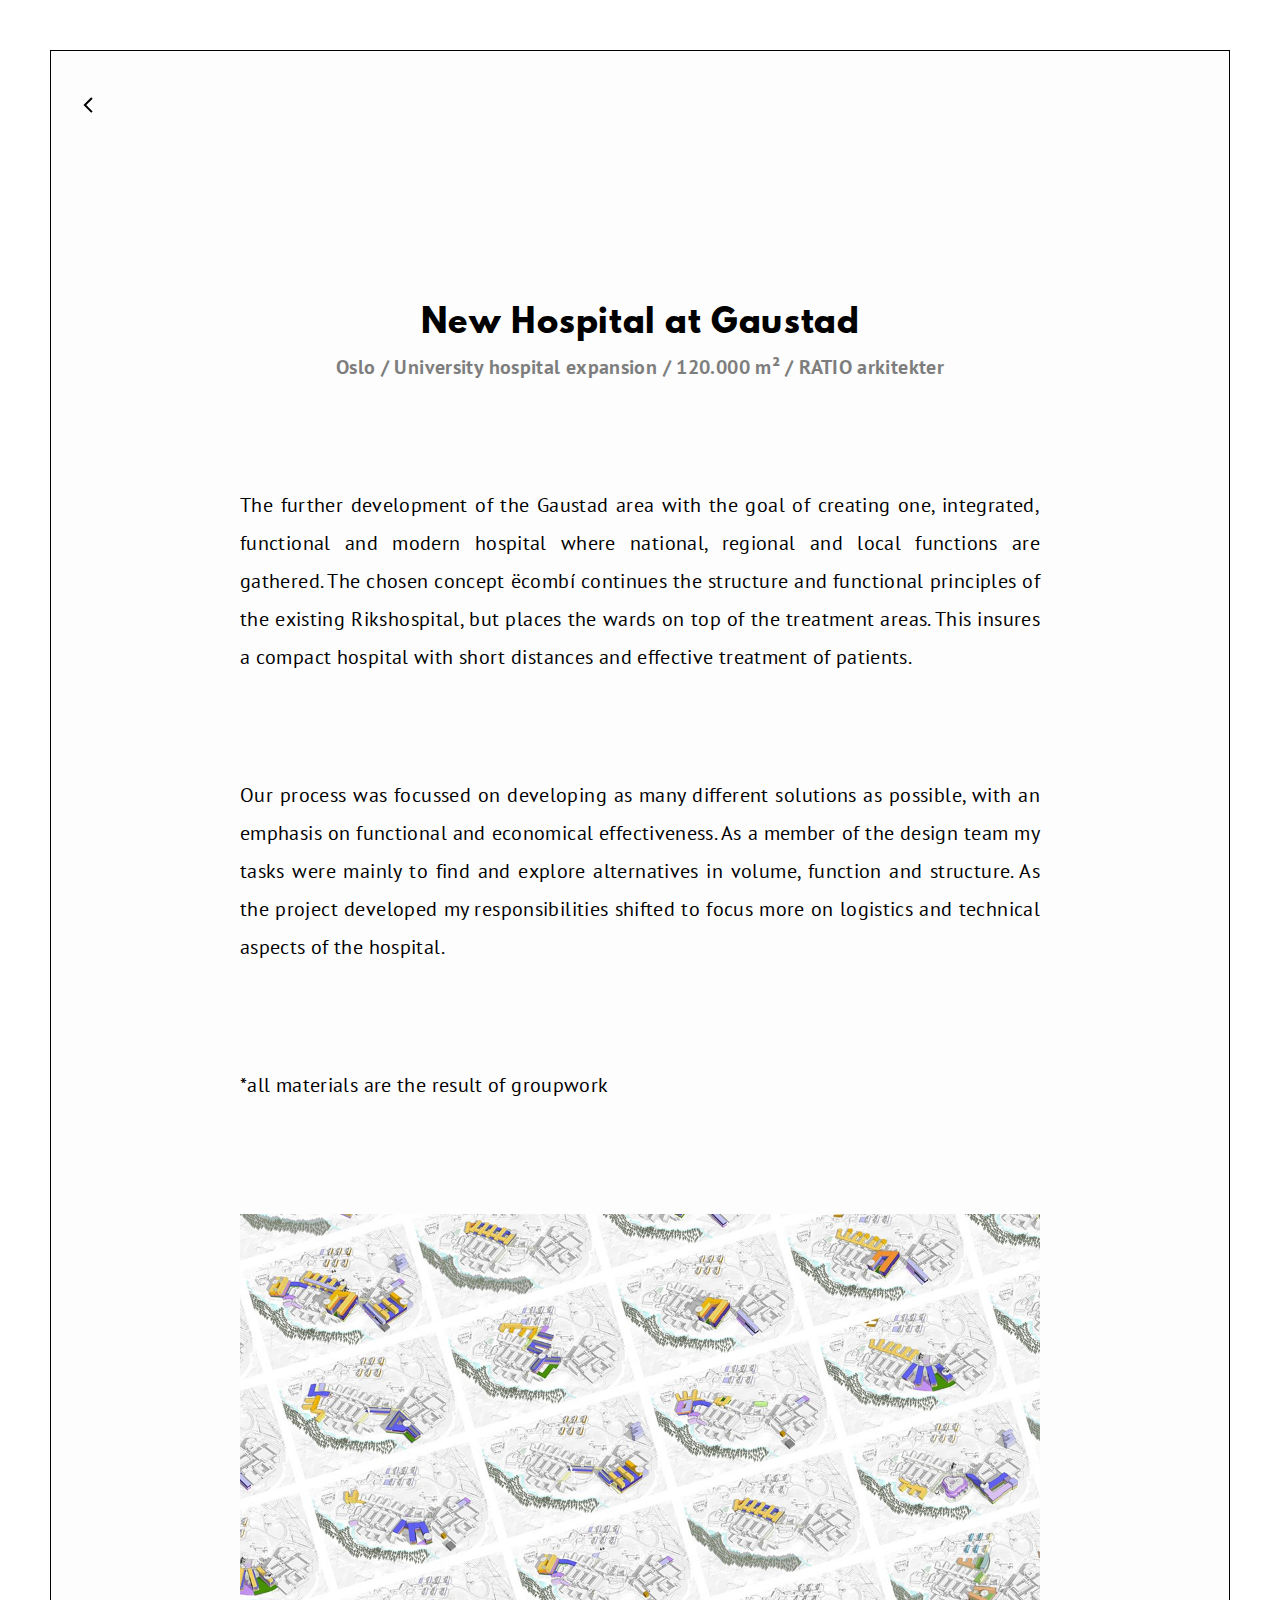
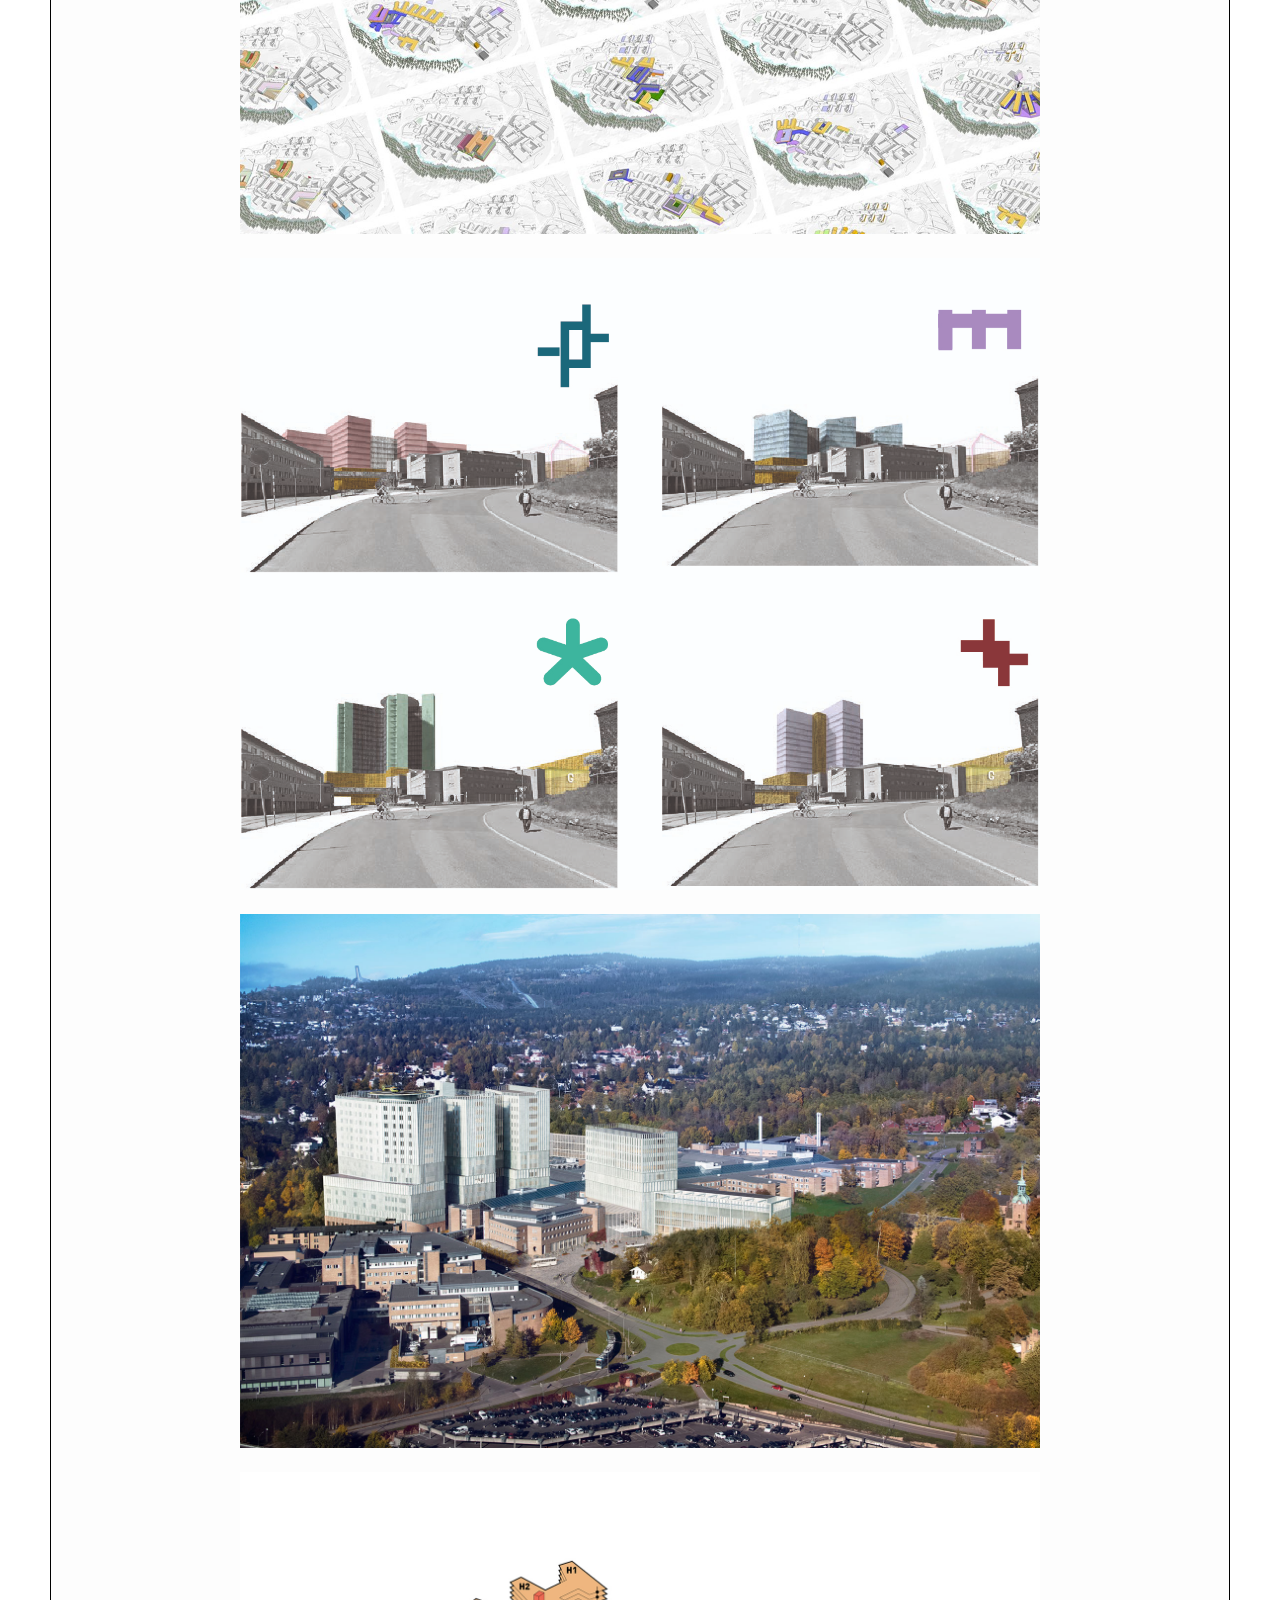
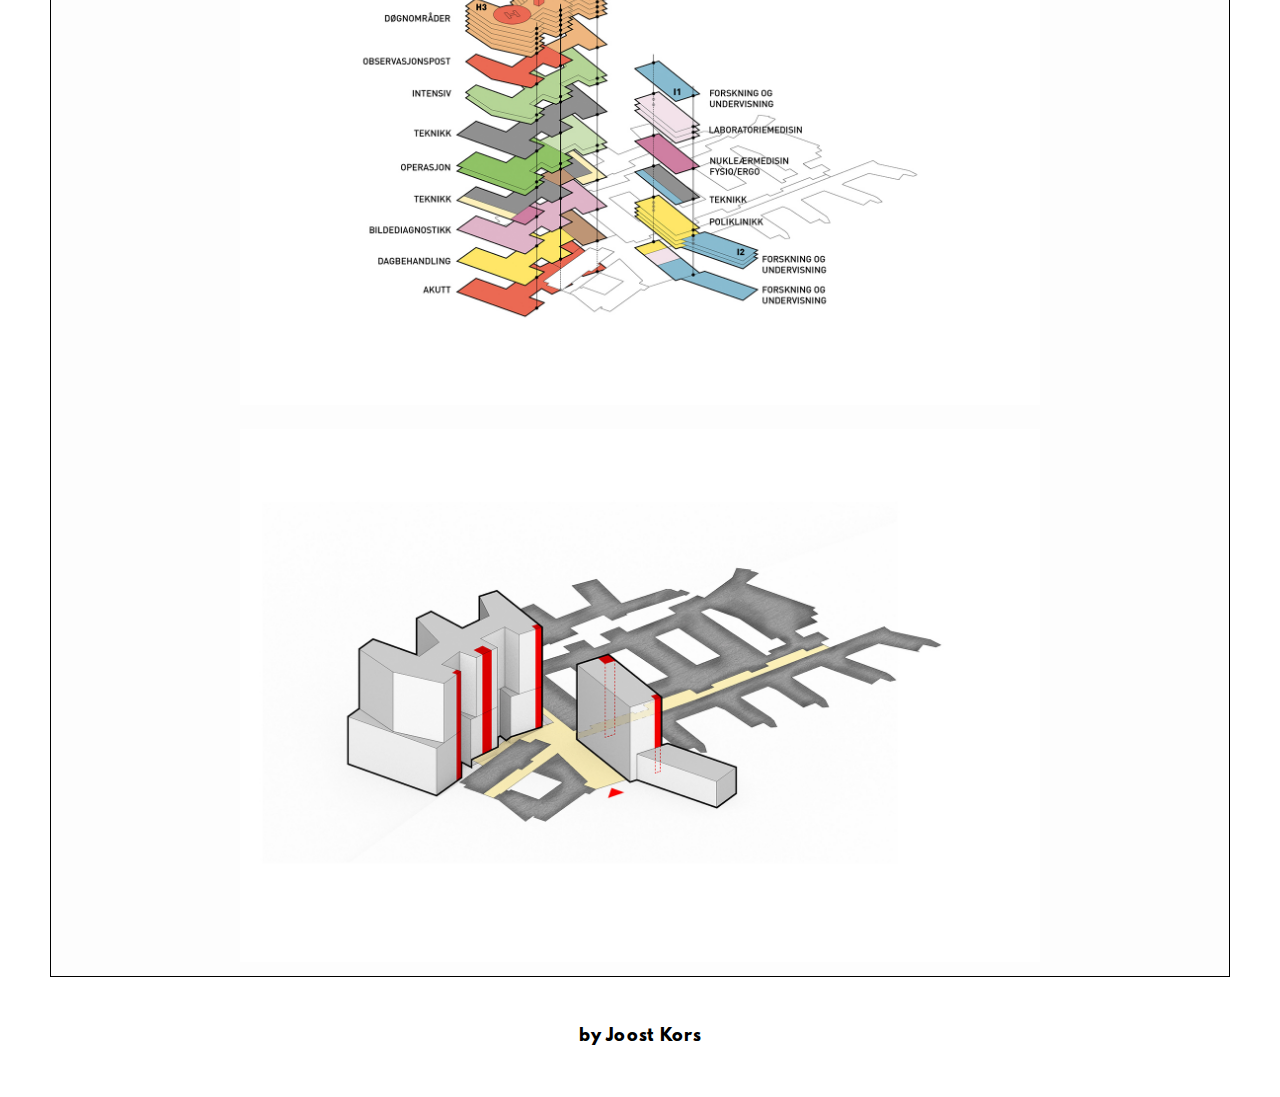
<file: case/New-Hospital-at-Gaustad/index.html>
<!DOCTYPE html>
<html>

  <head>
    <title>New Hospital at Gaustad | Joost Kors</title>

    <link href="https://fonts.googleapis.com/css?family=PT+Sans" rel="stylesheet">

    <script src="../../jquery.js"></script>
    <script src="../../script.js" charset="utf-8"></script>

    <!-- stefkors.com -->
    <!-- META META -->
    <meta charset="utf-8">
    <meta name="viewport" content="width=device-width,initial-scale=1.0">
    <link rel="“canonical”" href="http://www.joostkors.com" />

    <!-- Google META -->
    <!-- Microdata markup added by Google Structured Data Markup Helper. -->
    <link rel="alternate" hreflang="en-us" href="alternateURL">
    <meta name="Description" content="">

    <!-- Facebook META -->
    <meta property="og:url" content="http://www.joostkors.com" />
    <meta property="og:title" content="New Hospital at Gaustad" />
    <meta property="og:description" content="The further development of the Gaustad area with the goal of creating one, integrated, functional and modern hospital where national, regional and local functions are gathered. The chosen concept ëcombí continues the structure and functional principles of the existing Rikshospital, but places the wards on top of the treatment areas. This insures a compact hospital with short distances and effective treatment of patients." />
    <meta property="og:image" content="http://www.joostkors.com/img/ico/facebook.png" />
    <meta property='og:type' content="website">

    <!-- Twitter META -->
    <meta name="twitter:card" content="summary_large_image" />
    <meta name="twitter:site" content="" />
    <meta name="twitter:title" content="New Hospital at Gaustad" />
    <meta name="twitter:description" content="The further development of the Gaustad area with the goal of creating one, integrated, functional and modern hospital where national, regional and local functions are gathered. The chosen concept ëcombí continues the structure and functional principles of the existing Rikshospital, but places the wards on top of the treatment areas. This insures a compact hospital with short distances and effective treatment of patients." />
    <meta name="twitter:image" content="http://www.joostkors.com/img/ico/twitter.png" />

    <link rel="stylesheet" href="../../style.css" media="screen" title="no title">
    <link rel="stylesheet" href="../../project_style.css" media="screen" title="no title">

    <!-- Favi -->
    <link rel="apple-touch-icon" sizes="57x57" href='../../img/ico/apple-icon-57x57.png'>
    <link rel="apple-touch-icon" sizes="60x60" href='../../img/ico/apple-icon-60x60.png'>
    <link rel="apple-touch-icon" sizes="72x72" href='../../img/ico/apple-icon-72x72.png'>
    <link rel="apple-touch-icon" sizes="76x76" href='../../img/ico/apple-icon-76x76.png'>
    <link rel="apple-touch-icon" sizes="114x114" href='../../img/ico/apple-icon-114x114.png'>
    <link rel="apple-touch-icon" sizes="120x120" href='../../img/ico/apple-icon-120x120.png'>
    <link rel="apple-touch-icon" sizes="144x144" href='../../img/ico/apple-icon-144x144.png'>
    <link rel="apple-touch-icon" sizes="152x152" href='../../img/ico/apple-icon-152x152.png'>
    <link rel="apple-touch-icon" sizes="180x180" href='../../img/ico/apple-icon-180x180.png'>
    <link rel="icon" type="image/png" sizes="192x192" href='../../img/ico/android-icon-192x192.png'>
    <link rel="icon" type="image/png" sizes="32x32" href='../../img/ico/favicon-32x32.png'>
    <link rel="icon" type="image/png" sizes="96x96" href='../../img/ico/favicon-96x96.png'>
    <link rel="icon" type="image/png" sizes="16x16" href='../../img/ico/favicon-16x16.png'>
    <meta name="msapplication-TileColor" content="#ffffff">
    <meta name="msapplication-TileImage" href='../../img/ico/ms-icon-144x144.png'>
    <meta name="theme-color" content="#ffffff">

  </head>

  <body>
    <a href="../../"><img id="back" src="../../img/ico/down.svg" alt=""></a>
    <article class="">
      <section>
        <h1>New Hospital at Gaustad</h1>
        <h3>Oslo / University hospital expansion / 120.000 m&#178; / RATIO arkitekter</h3>

        <p>
          The further development of the Gaustad area with the goal of creating one, integrated, functional and modern hospital where national, regional and local functions are gathered. The chosen concept ëcombí continues the structure and functional principles of the existing Rikshospital, but places the wards on top of the treatment areas. This insures a compact hospital with short distances and effective treatment of patients.
        </p>

        <p>
          Our process was focussed on developing as many different solutions as possible, with an emphasis on functional and economical effectiveness. As a member of the design team my tasks were mainly to find and explore alternatives in volume, function and structure. As the project developed my responsibilities shifted to focus more on logistics and technical aspects of the hospital.
        </p>

        <p>
          *all materials are the result of groupwork
        </p>

        <img src="img/NSG%2001.jpg" alt="">
        <img src="img/NSG%2002.jpg" alt="">
        <img src="img/NSG%2003.jpg" alt="">
        <img src="img/NSG%2004.jpg" alt="">
        <img src="img/NSG%2005.jpg" alt="">
      </section>
    </article>

    <footer>by Joost Kors</footer>
  </body>

</html>
</file>
<file: style.css>
@font-face {
    font-family: 'League Spartan';
    src: url('leaguespartan-bold.eot');
    src: url('leaguespartan-bold.eot?#iefix') format('embedded-opentype'),
         url('leaguespartan-bold.woff2') format('woff2'),
         url('leaguespartan-bold.woff') format('woff'),
         url('leaguespartan-bold.ttf') format('truetype'),
         url('leaguespartan-bold.svg#league_spartanbold') format('svg');
    font-weight: bold;
    font-style: normal;
}

@import url('https://fonts.googleapis.com/css?family=PT+Sans');


body {
  font-family: 'PT Sans', serif;
  text-rendering: optimizeLegibility;
  padding: 5vw;
  max-width: 1300px;
  margin: 0;
  margin-left: auto;
  margin-right: auto;
  -webkit-font-smoothing: antialiased;
  -moz-font-smoothing: antialiased;
  -o-font-smoothing: antialiased;
  -webkit-animation: fadein 2s;
  animation: fadein 2s;
}

/* ----------- Animation ----------- */

@keyframes fadein {
  from {
    opacity: 0;
  }
  to {
    opacity: 1;
  }
}

@-webkit-keyframes fadein {
  from {
    opacity: 0;
  }
  to {
    opacity: 1;
  }
}

.black {
  color: #000000;
}

.left {
  width: 40vw;
  min-width: 500px;
  display: inline-block;
  height: 80vh;
}

.right {
  display: inline-block;
  position: absolute;
  width: 40vw;
  left: 50vw;
}

h1 {
  font-family: 'League Spartan';
  font-size: 28px;
  color: #7A7A7A;
  letter-spacing: 0.71px;
  line-height: 6px;
  display:inline-block;
}

a {
  text-decoration: none;
  color: #000000;
  letter-spacing: 0.34px;
  display: block;
  font-family: 'League Spartan';
}

a h1 {
  position: relative;
}

a h1:before {
  content: "";
  position: absolute;
  width: 103%;
  margin-top: 4px;
  margin-left: -7px;
  height: 15px;
  display: block;
  background-color: #FBF38D;
  visibility: hidden;
  z-index: -20;
  -webkit-transform: scaleY(0);
  transform: scaleY(0);
  -webkit-transform-origin: top center;
          transform-origin: top center;
  -webkit-transition: all 0.1s ease-in-out 0s;
  transition: all 0.1s ease-in-out 0s;
}

a h1:hover:before {
  visibility: visible;
  -webkit-transform: scaleY(1);
  transform: scaleY(1);
  -webkit-transition: all 0.1s ease-in-out 0s;
  transition: all 0.1s ease-in-out 0s;
}

.all_projects_url {
  position: relative;
  display: inline-block;
  font-family: 'League Spartan';
}

.all_projects_url:before {
  content: "";
  position: absolute;
  width: 110%;
  margin-top: 7px;
  margin-left: -5px;
  height: 10px;
  display: block;
  background-color: #FBF38D;
  visibility: hidden;
  z-index: -20;
  -webkit-transform: scaleY(0);
  transform: scaleY(0);
  -webkit-transform-origin: top center;
          transform-origin: top center;
  -webkit-transition: all 0.1s ease-in-out 0s;
  transition: all 0.1s ease-in-out 0s;
}

.all_projects_url:hover:before {
  visibility: visible;
  -webkit-transform: scaleY(1);
  transform: scaleY(1);
  -webkit-transition: all 0.1s ease-in-out 0s;
  transition: all 0.1s ease-in-out 0s;
}

p a {
  position: relative;
  display: inline-block;
}

p a:before {
  content: "";
  position: absolute;
  width: 110%;
  margin-top: 18px;
  margin-left: -2px;
  height: 10px;
  display: block;
  background-color: #FBF38D;
  visibility: visible;
  z-index: -20;
  -webkit-transform-origin: top center;
          transform-origin: top center;
  -webkit-transition: all 0.1s ease-in-out 0s;
  transition: all 0.1s ease-in-out 0s;
}

.about {
  font-size: 16px;
  color: #000000;
  letter-spacing: 0.37px;
  line-height: 36px;
  width: 40vw;
  max-width: 600px;
}

.section_line {
  border-bottom: 1px solid black;
  display: block;
  width: 100px;
  margin: 30px 0 20px 0;
}

.list_projects {
  position: fixed;
  width: 100vw;
  top: auto;
  height: 20px;
  bottom: 0;
  left: 0;
  padding: 20px 70px;
  background-color: #F8F8F8;
  -webkit-transition: all .2s;
  transition: all .2s;
}

.list_projects a {
  font-size: 14px;
}

.arrow {
  margin-left: 15px;
  -webkit-transform: scale(-1, -1);
  transform: scale(-1, -1);
}

.top {
  height: 90vh;
  -webkit-transition: all .6s;
  transition: all .6s;
}

.img_flip {
  -webkit-transform: scale(1, 1);
  transform: scale(1, 1);
}

.project_img {
  background: url();
  background-repeat:no-repeat;
  background-position: center center;
  background-size:     cover;
  max-width: 100%;
  max-height: 80vh;
}

.all_projects {
  padding: 30px 0;
  display: -webkit-box;
  display: -ms-flexbox;
  display: flex;
-ms-flex-wrap: wrap;
    flex-wrap: wrap;
  padding-right: 70px;
}

.column {
  -webkit-box-flex: calc(100% / 3);
      -ms-flex: calc(100% / 3);
          flex: calc(100% / 3);
  display: inline-block;
}

.column a {
  display: inline-block;
}

.column a p {
  font-family: 'PT Sans', serif;
}

@media screen and (max-width: 1100px) {
  .right {
    width: 30vw;
    left: 60vw;
  }
  .column {
    -webkit-box-flex: calc(100% / 2);
        -ms-flex: calc(100% / 2);
            flex: calc(100% / 2);
  }
}

@media screen and (max-width: 950px) {
  .right {
    display: none;
  }
}

@media screen and (max-width: 650px) {
  .column {
    -webkit-box-flex: calc(100% / 1);
        -ms-flex: calc(100% / 1);
            flex: calc(100% / 1);
  }
  .left {
    min-width: 90%;
  }
  h1 {
    word-wrap: break-word;
    line-height: normal;
    margin: 0;
    margin-top: 15px;
  }
  .about {
    width: auto;
  }
}
</file>
<file: project_style.css>
body {
  margin: 0;
  padding: 0;
  max-width: none;
}

article {
  margin: 50px;
  background: rgba(239,239,239,0.10);
  border: 1px solid #000000;
}

section {
  text-align: center;
  max-width: 800px;
  margin: auto;
  padding-left: 10px;
  padding-right: 10px;
}

section h1 {
  font-family: 'League Spartan';
  font-size: 32px;
  color: #000000;
  letter-spacing: 0.6px;
  margin-top: 30vh;
}

section h3 {
  opacity: 0.5;
  font-family: 'PT Sans', serif;
  font-size: 20px;
  color: #000000;
  letter-spacing: 0.37px;
  line-height: 38px;
  margin: 0;
  padding: 0;
}

section p {
  margin: 100px 0;
  text-align: justify;
  font-family: 'PT Sans', serif;
  font-size: 20px;
  color: #000000;
  letter-spacing: 0.37px;
  line-height: 38px;
}

section img {
  background-blend-mode: multiply;
  margin: 10px 0;
  display: inline-block;
  width: 100%;
}

footer {
  font-family: 'League Spartan';
  font-size: 16px;
  color: #000000;
  letter-spacing: 0.3px;
  text-align: center;
  margin-bottom: 50px;
}

#back {
  position: absolute;
  -webkit-transform: rotate(90deg);
  transform: rotate(90deg);
  margin-left: 80px;
  margin-top: 50px;
}

.fixed {
  position: fixed !important;
  margin-top: 0px !important;
}


@media screen and (max-width: 650px) {
  article {
    margin: 10px;
  }
  section {
    padding-left: 20px;
    padding-right: 20px;
  }
  #back {
    margin-left: 30px;
  }
  footer {
    margin-top: 30px;
    margin-bottom: 30px;
  }
}
</file>
